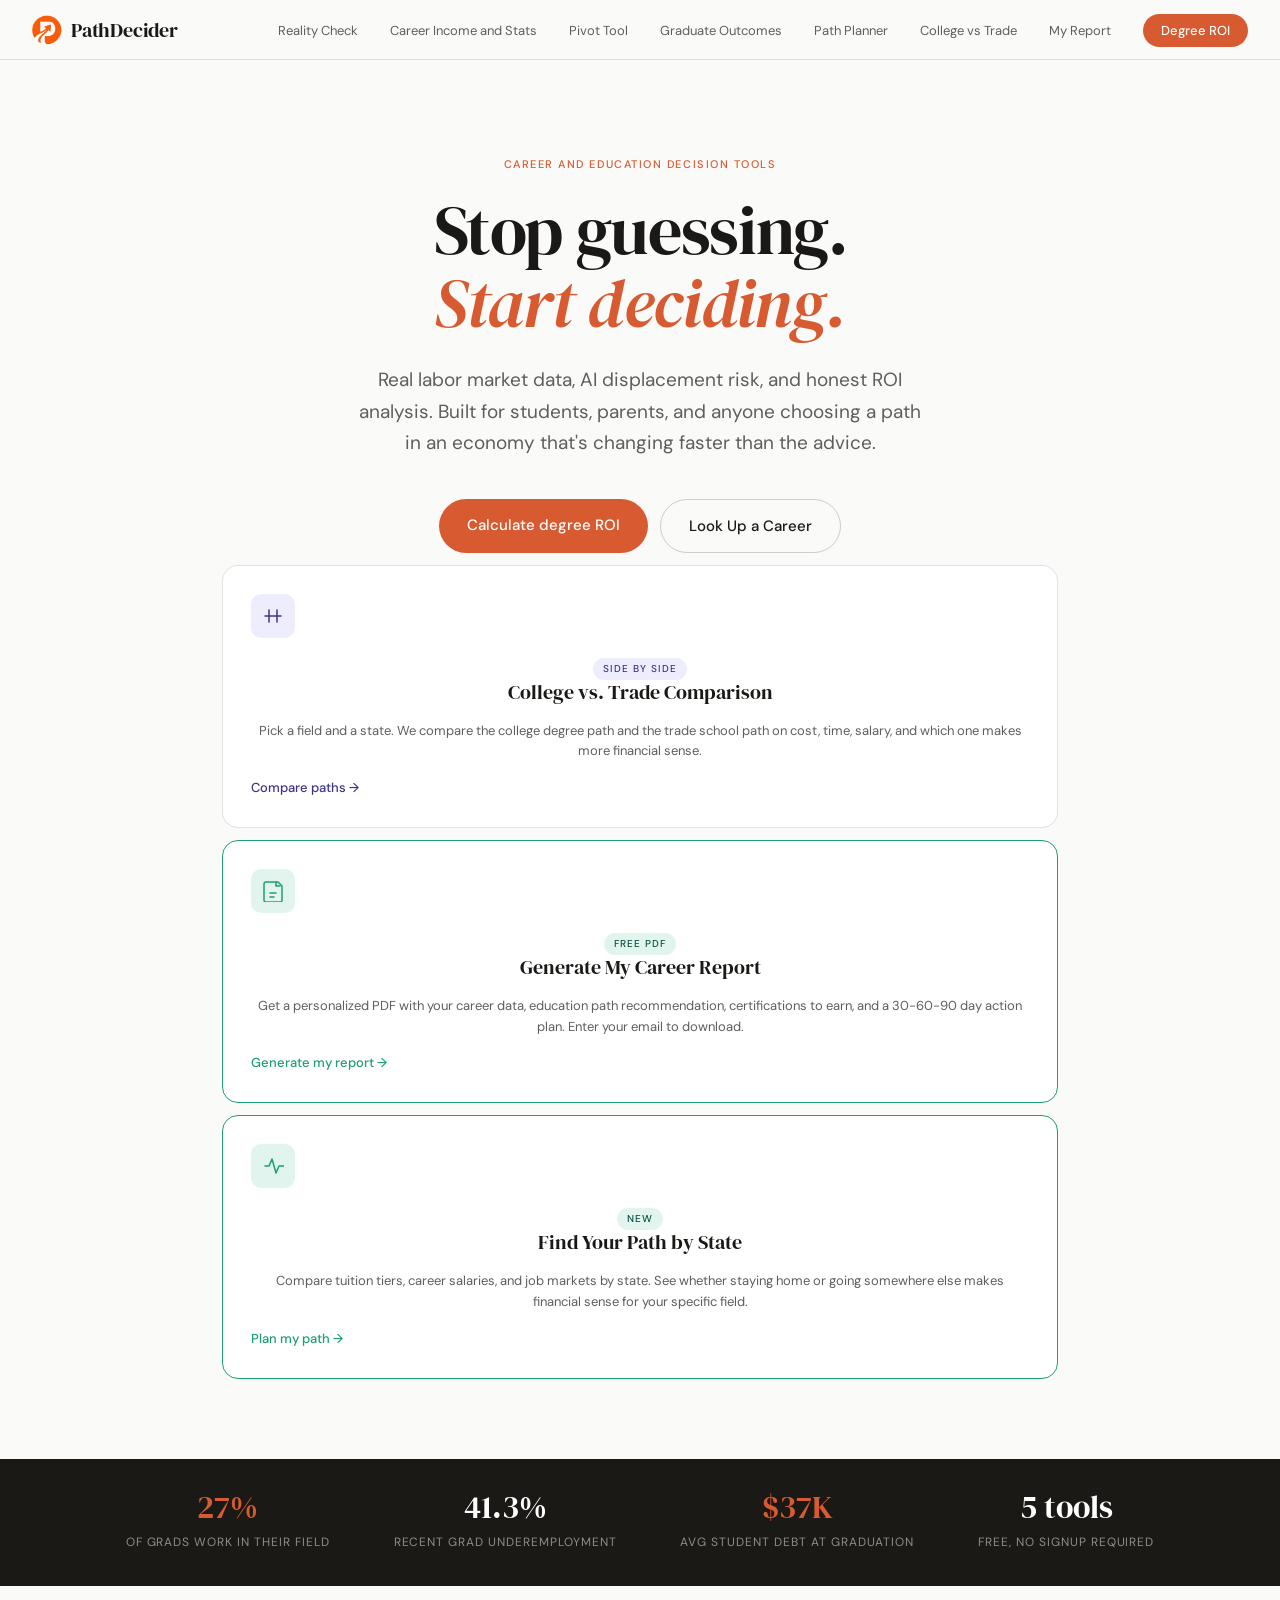
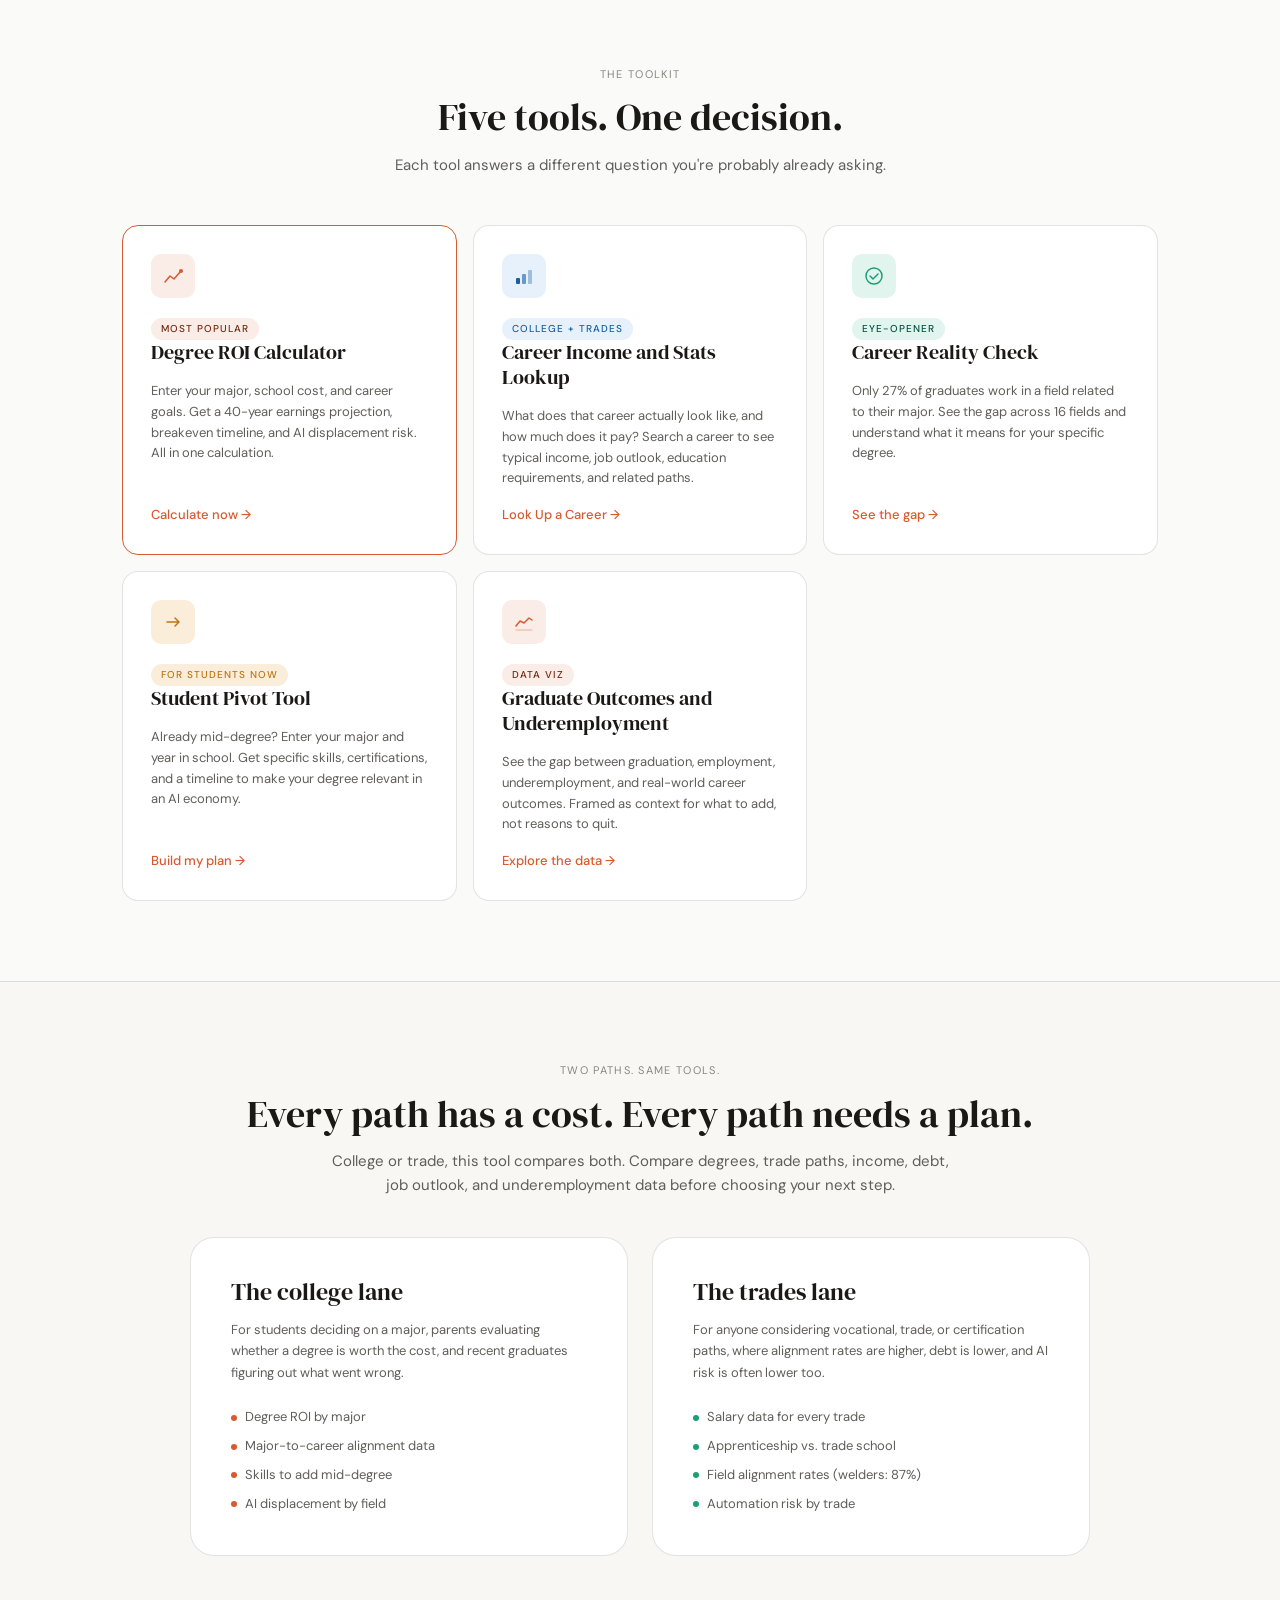
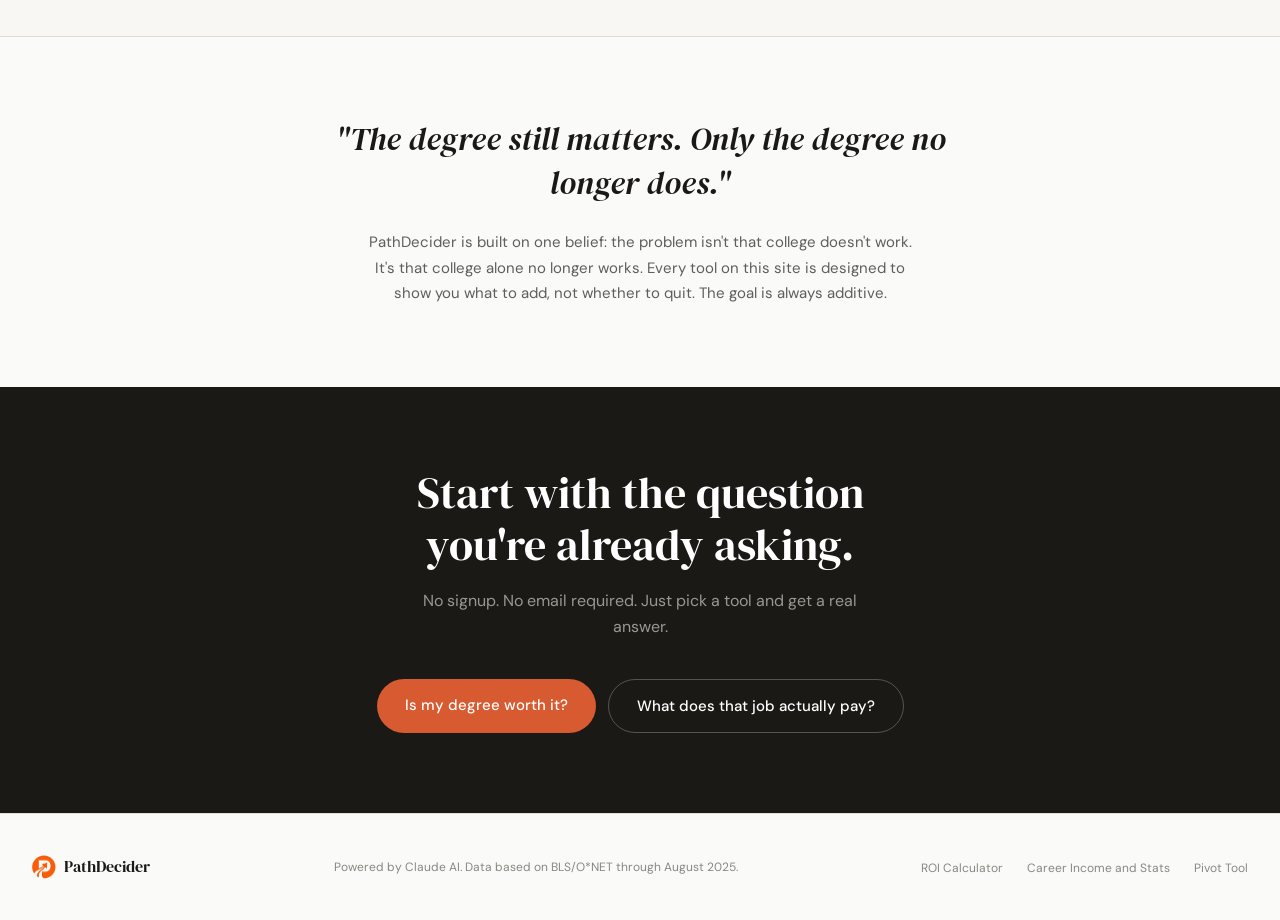
<file: index.html>
<!DOCTYPE html>
<html lang="en">
<head>
  <meta charset="UTF-8" />
  <meta name="viewport" content="width=device-width, initial-scale=1.0" />
  <title>PathDecider: Know what you're building toward</title>
  <meta name="description" content="Career and education decision tools powered by real labor market data. Degree ROI, career income, major pivots, and more." />
  <link rel="stylesheet" href="css/main.css" />
  <link rel="icon" type="image/png" href="PathDeciderIcon.png" />
</head>
<body>

<nav>
  <a href="index.html" class="nav-logo"><img src="PathDeciderIcon.png" alt="" /><span>PathDecider</span></a>
  <ul class="nav-links">
    <li><a href="tools/career-reality-check.html">Reality Check</a></li>
    <li><a href="tools/career-stats.html">Career Income and Stats</a></li>
    <li><a href="tools/student-pivot.html">Pivot Tool</a></li>
    <li><a href="tools/employment-crisis.html">Graduate Outcomes</a></li>
    <li><a href="tools/path-planner.html">Path Planner</a></li>
    <li><a href="tools/compare.html">College vs Trade</a></li>
    <li><a href="tools/report.html">My Report</a></li>
    <li><a href="tools/degree-roi.html" class="nav-cta">Degree ROI</a></li>
  </ul>
</nav>

<section class="hero">
  <p class="hero-kicker fade-up">Career and education decision tools</p>
  <h1 class="fade-up delay-1">Stop guessing.<br><em>Start deciding.</em></h1>
  <p class="hero-sub fade-up delay-2">Real labor market data, AI displacement risk, and honest ROI analysis. Built for students, parents, and anyone choosing a path in an economy that's changing faster than the advice.</p>
  <div class="hero-actions fade-up delay-3">
    <a href="tools/degree-roi.html" class="btn-primary">Calculate degree ROI</a>
    <a href="tools/career-stats.html" class="btn-secondary">Look Up a Career</a>

    <a href="tools/compare.html" class="tool-card">
      <div><div class="tool-icon" style="background:#EEEDFE;"><svg width="22" height="22" viewBox="0 0 22 22" fill="none"><path d="M7 5v12M15 5v12M3 11h16" stroke="#3C3489" stroke-width="1.5" stroke-linecap="round"/></svg></div></div>
      <div><span class="tool-tag" style="background:#EEEDFE;color:#3C3489;">Side by side</span><h3>College vs. Trade Comparison</h3></div>
      <p>Pick a field and a state. We compare the college degree path and the trade school path on cost, time, salary, and which one makes more financial sense.</p>
      <span class="tool-link" style="color:#3C3489;">Compare paths →</span>
    </a>

    <a href="tools/report.html" class="tool-card" style="border-color:var(--teal);border-width:1px;">
      <div><div class="tool-icon" style="background:#E1F5EE;"><svg width="22" height="22" viewBox="0 0 22 22" fill="none"><path d="M6 2h10l4 4v14a2 2 0 01-2 2H4a2 2 0 01-2-2V4a2 2 0 012-2z" stroke="#1D9E75" stroke-width="1.5"/><path d="M14 2v4h4M8 13h6M8 17h4" stroke="#1D9E75" stroke-width="1.5" stroke-linecap="round"/></svg></div></div>
      <div><span class="tool-tag tag-teal">Free PDF</span><h3>Generate My Career Report</h3></div>
      <p>Get a personalized PDF with your career data, education path recommendation, certifications to earn, and a 30-60-90 day action plan. Enter your email to download.</p>
      <span class="tool-link" style="color:#1D9E75;">Generate my report →</span>
    </a>


    <a href="tools/path-planner.html" class="tool-card featured" style="border-color:var(--teal);">
      <div><div class="tool-icon" style="background:#E1F5EE;"><svg width="22" height="22" viewBox="0 0 22 22" fill="none"><path d="M3 11h4l3-7 4 14 3-7h5" stroke="#1D9E75" stroke-width="1.5" stroke-linecap="round" stroke-linejoin="round"/></svg></div></div>
      <div><span class="tool-tag tag-teal">New</span><h3>Find Your Path by State</h3></div>
      <p>Compare tuition tiers, career salaries, and job markets by state. See whether staying home or going somewhere else makes financial sense for your specific field.</p>
      <span class="tool-link" style="color:#1D9E75;">Plan my path →</span>
    </a>

  </div>
</section>

<div class="stats-bar">
  <div class="stat-item fade-up"><span class="num coral">27%</span><span class="label">of grads work in their field</span></div>
  <div class="stat-item fade-up delay-1"><span class="num">41.3%</span><span class="label">recent grad underemployment</span></div>
  <div class="stat-item fade-up delay-2"><span class="num coral">$37K</span><span class="label">avg student debt at graduation</span></div>
  <div class="stat-item fade-up delay-3"><span class="num">5 tools</span><span class="label">free, no signup required</span></div>
</div>

<section class="tools-section">
  <div class="section-header">
    <p class="section-kicker">The toolkit</p>
    <h2 class="section-title">Five tools. One decision.</h2>
    <p class="section-sub">Each tool answers a different question you're probably already asking.</p>
  </div>
  <div class="tools-grid">

    <a href="tools/degree-roi.html" class="tool-card featured">
      <div><div class="tool-icon" style="background:#FAECE7;"><svg width="22" height="22" viewBox="0 0 22 22" fill="none"><path d="M3 17L8 11L12 14L19 6" stroke="#D85A30" stroke-width="1.5" stroke-linecap="round" stroke-linejoin="round"/><circle cx="19" cy="6" r="2" fill="#D85A30"/></svg></div></div>
      <div><span class="tool-tag tag-coral">Most popular</span><h3>Degree ROI Calculator</h3></div>
      <p>Enter your major, school cost, and career goals. Get a 40-year earnings projection, breakeven timeline, and AI displacement risk. All in one calculation.</p>
      <span class="tool-link">Calculate now →</span>
    </a>

    <a href="tools/career-stats.html" class="tool-card">
      <div class="tool-icon" style="background:#E6F1FB;"><svg width="22" height="22" viewBox="0 0 22 22" fill="none"><rect x="3" y="13" width="4" height="6" rx="1" fill="#185FA5"/><rect x="9" y="9" width="4" height="10" rx="1" fill="#185FA5" opacity=".6"/><rect x="15" y="5" width="4" height="14" rx="1" fill="#185FA5" opacity=".35"/></svg></div>
      <div><span class="tool-tag tag-blue">College + trades</span><h3>Career Income and Stats Lookup</h3></div>
      <p>What does that career actually look like, and how much does it pay? Search a career to see typical income, job outlook, education requirements, and related paths.</p>
      <span class="tool-link">Look Up a Career →</span>
    </a>

    <a href="tools/career-reality-check.html" class="tool-card">
      <div class="tool-icon" style="background:#E1F5EE;"><svg width="22" height="22" viewBox="0 0 22 22" fill="none"><circle cx="11" cy="11" r="8" stroke="#1D9E75" stroke-width="1.5"/><path d="M7 11l3 3 5-5" stroke="#1D9E75" stroke-width="1.5" stroke-linecap="round" stroke-linejoin="round"/></svg></div>
      <div><span class="tool-tag tag-teal">Eye-opener</span><h3>Career Reality Check</h3></div>
      <p>Only 27% of graduates work in a field related to their major. See the gap across 16 fields and understand what it means for your specific degree.</p>
      <span class="tool-link">See the gap →</span>
    </a>

    <a href="tools/student-pivot.html" class="tool-card">
      <div class="tool-icon" style="background:#FAEEDA;"><svg width="22" height="22" viewBox="0 0 22 22" fill="none"><path d="M5 11h12M13 7l4 4-4 4" stroke="#BA7517" stroke-width="1.5" stroke-linecap="round" stroke-linejoin="round"/></svg></div>
      <div><span class="tool-tag tag-amber">For students now</span><h3>Student Pivot Tool</h3></div>
      <p>Already mid-degree? Enter your major and year in school. Get specific skills, certifications, and a timeline to make your degree relevant in an AI economy.</p>
      <span class="tool-link">Build my plan →</span>
    </a>

    <a href="tools/employment-crisis.html" class="tool-card">
      <div class="tool-icon" style="background:#FAECE7;"><svg width="22" height="22" viewBox="0 0 22 22" fill="none"><path d="M3 15L7 10L11 12L16 7L19 9" stroke="#D85A30" stroke-width="1.5" stroke-linecap="round" stroke-linejoin="round"/><path d="M3 19h16" stroke="#D85A30" stroke-width="1" stroke-linecap="round" opacity=".4"/></svg></div>
      <div><span class="tool-tag tag-coral">Data viz</span><h3>Graduate Outcomes and Underemployment</h3></div>
      <p>See the gap between graduation, employment, underemployment, and real-world career outcomes. Framed as context for what to add, not reasons to quit.</p>
      <span class="tool-link">Explore the data →</span>
    </a>

  </div>
</section>

<section class="lanes-section">
  <div class="section-header" style="margin-bottom:2.5rem;">
    <p class="section-kicker">Two paths. Same tools.</p>
    <h2 class="section-title">Every path has a cost. Every path needs a plan.</h2>
    <p class="section-sub" style="max-width:620px;">College or trade, this tool compares both. Compare degrees, trade paths, income, debt, job outlook, and underemployment data before choosing your next step.</p>
  </div>
  <div class="lanes-inner">
    <div class="lane-card">
      <h3>The college lane</h3>
      <p>For students deciding on a major, parents evaluating whether a degree is worth the cost, and recent graduates figuring out what went wrong.</p>
      <ul class="lane-list">
        <li><span class="lane-dot" style="background:var(--coral);"></span>Degree ROI by major</li>
        <li><span class="lane-dot" style="background:var(--coral);"></span>Major-to-career alignment data</li>
        <li><span class="lane-dot" style="background:var(--coral);"></span>Skills to add mid-degree</li>
        <li><span class="lane-dot" style="background:var(--coral);"></span>AI displacement by field</li>
      </ul>
    </div>
    <div class="lane-card">
      <h3>The trades lane</h3>
      <p>For anyone considering vocational, trade, or certification paths, where alignment rates are higher, debt is lower, and AI risk is often lower too.</p>
      <ul class="lane-list">
        <li><span class="lane-dot" style="background:var(--teal);"></span>Salary data for every trade</li>
        <li><span class="lane-dot" style="background:var(--teal);"></span>Apprenticeship vs. trade school</li>
        <li><span class="lane-dot" style="background:var(--teal);"></span>Field alignment rates (welders: 87%)</li>
        <li><span class="lane-dot" style="background:var(--teal);"></span>Automation risk by trade</li>
      </ul>
    </div>
  </div>
</section>

<section class="philosophy-section">
  <blockquote>"The degree still matters. Only the degree no longer does."</blockquote>
  <p>PathDecider is built on one belief: the problem isn't that college doesn't work. It's that college alone no longer works. Every tool on this site is designed to show you what to add, not whether to quit. The goal is always additive.</p>
</section>

<section class="cta-section">
  <h2>Start with the question<br>you're already asking.</h2>
  <p>No signup. No email required. Just pick a tool and get a real answer.</p>
  <div style="display:flex;gap:12px;justify-content:center;flex-wrap:wrap;">
    <a href="tools/degree-roi.html" class="btn-primary">Is my degree worth it?</a>
    <a href="tools/career-stats.html" class="btn-secondary" style="color:#fff;border-color:rgba(255,255,255,0.25);">What does that job actually pay?</a>
  </div>
</section>

<footer>
  <span class="footer-logo"><img src="PathDeciderIcon.png" alt="" /><span>PathDecider</span></span>
  <span class="footer-note">Powered by Claude AI. Data based on BLS/O*NET through August 2025.</span>
  <ul class="footer-links">
    <li><a href="tools/degree-roi.html">ROI Calculator</a></li>
    <li><a href="tools/career-stats.html">Career Income and Stats</a></li>
    <li><a href="tools/student-pivot.html">Pivot Tool</a></li>
  </ul>
</footer>

</body>
</html>
</file>
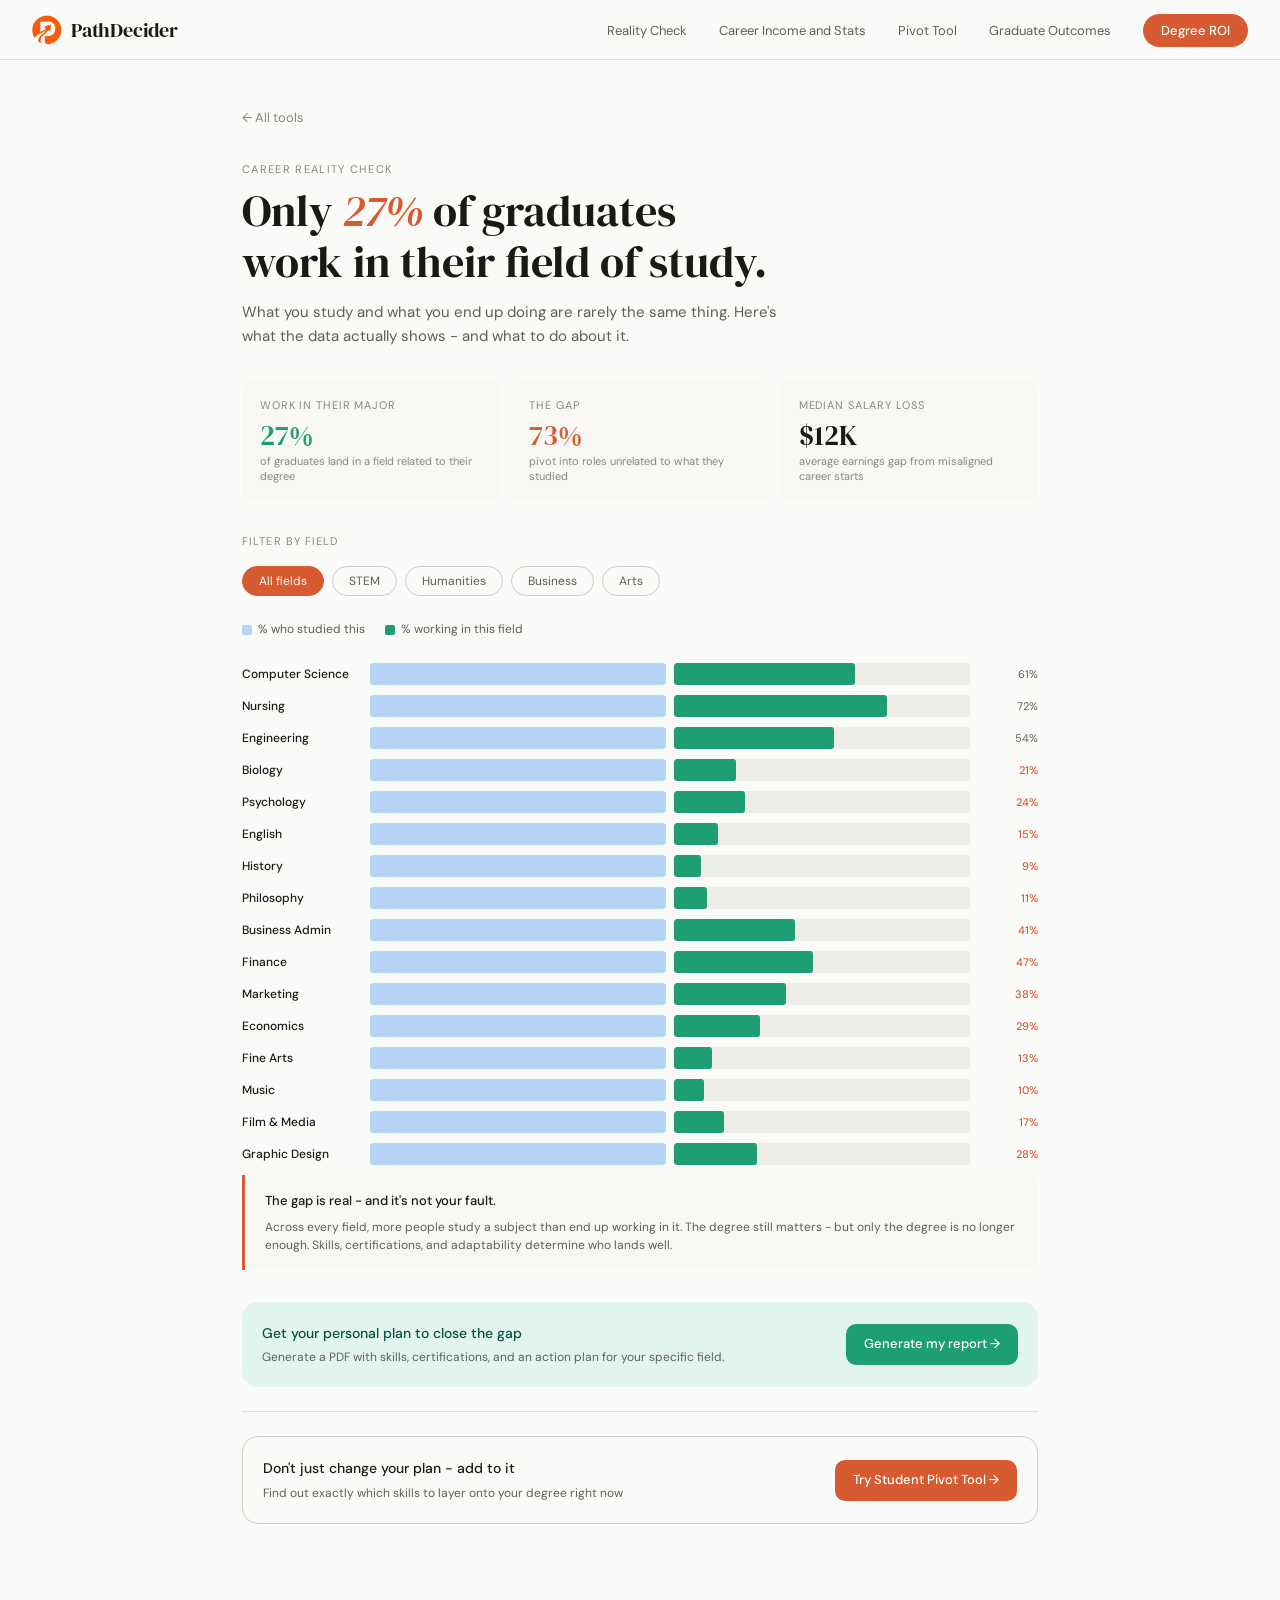
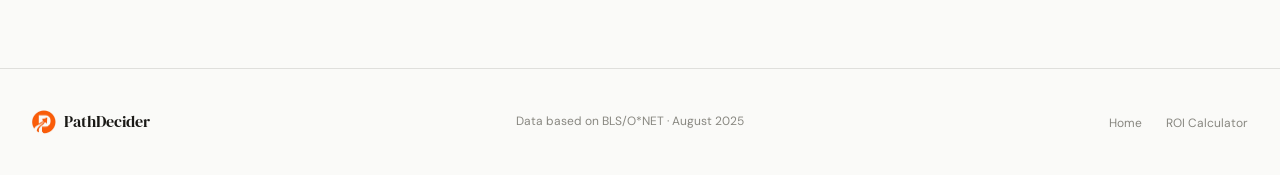
<file: tools/career-reality-check.html>
<!DOCTYPE html>
<html lang="en">
<head>
  <meta charset="UTF-8" />
  <meta name="viewport" content="width=device-width, initial-scale=1.0" />
  <title>Career Reality Check - PathDecider</title>
  <meta name="description" content="Only 27% of graduates work in a field related to their major. See the gap across 16 fields." />
  <link rel="stylesheet" href="../css/main.css" />
  <link rel="icon" type="image/png" href="../PathDeciderIcon.png" />
  <style>
    .crc-wrap{font-family:'DM Sans',sans-serif;color:var(--text);}
    .crc-kicker{font-size:11px;letter-spacing:.12em;text-transform:uppercase;color:var(--text-hint);margin-bottom:.5rem;}
    .crc-headline{font-family:'DM Serif Display',serif;font-size:clamp(26px,5vw,44px);font-weight:400;line-height:1.15;color:var(--text);margin-bottom:.75rem;}
    .crc-headline em{font-style:italic;color:#D85A30;}
    .crc-subhead{font-size:15px;color:var(--text-muted);line-height:1.65;margin-bottom:2rem;max-width:540px;}
    .stat-row{display:grid;grid-template-columns:repeat(3,1fr);gap:12px;margin-bottom:2rem;}
    .sc{background:var(--gray-50);border-radius:var(--radius);padding:1rem 1.125rem;}
    .sl{font-size:11px;text-transform:uppercase;letter-spacing:.08em;color:var(--text-hint);margin-bottom:.4rem;}
    .sv{font-family:'DM Serif Display',serif;font-size:28px;font-weight:400;line-height:1;margin-bottom:.3rem;}
    .sv.red{color:#D85A30;}.sv.green{color:#1D9E75;}.sv.neutral{color:var(--text);}
    .sn{font-size:11px;color:var(--text-hint);line-height:1.4;}
    .section-label{font-size:11px;text-transform:uppercase;letter-spacing:.1em;color:var(--text-hint);margin-bottom:1rem;}
    .filter-row{display:flex;gap:8px;flex-wrap:wrap;margin-bottom:1.5rem;}
    .filter-btn{font-family:'DM Sans',sans-serif;font-size:12px;padding:6px 16px;border-radius:100px;border:0.5px solid var(--border-med);background:transparent;color:var(--text-muted);cursor:pointer;transition:all .15s;}
    .filter-btn.active{background:#D85A30;border-color:#D85A30;color:#fff;}
    .legend{display:flex;gap:20px;margin-bottom:1.5rem;}
    .legend-item{display:flex;align-items:center;gap:6px;font-size:12px;color:var(--text-muted);}
    .legend-dot{width:10px;height:10px;border-radius:2px;flex-shrink:0;}
    .field-row{display:grid;grid-template-columns:120px 1fr 1fr 60px;gap:8px;align-items:center;margin-bottom:10px;}
    .field-name{color:var(--text);font-weight:500;font-size:12px;line-height:1.3;}
    .bar-wrap{position:relative;height:22px;background:var(--gray-100);border-radius:3px;overflow:hidden;}
    .bar-fill{height:100%;border-radius:3px;transition:width .6s cubic-bezier(.25,.46,.45,.94);}
    .bar-studied{background:#B5D4F4;}.bar-working{background:#1D9E75;}
    .bar-pct{font-size:11px;color:var(--text-muted);text-align:right;}
    .bar-pct.highlight{color:#D85A30;font-weight:500;}
    .gap-callout{background:var(--gray-50);border-left:3px solid #D85A30;border-radius:0 var(--radius) var(--radius) 0;padding:1rem 1.25rem;margin-bottom:2rem;}
    .gap-callout-title{font-size:13px;font-weight:500;color:var(--text);margin-bottom:.35rem;}
    .gap-callout-body{font-size:12px;color:var(--text-muted);line-height:1.5;}
    .pivot-cta{border:0.5px solid var(--border-med);border-radius:var(--radius-lg);padding:1.25rem;display:flex;align-items:center;justify-content:space-between;gap:1rem;}
    .pivot-cta-text p:first-child{font-size:14px;font-weight:500;margin-bottom:.25rem;}
    .pivot-cta-text p:last-child{font-size:12px;color:var(--text-muted);}
    .pivot-btn{font-family:'DM Sans',sans-serif;font-size:13px;font-weight:500;padding:10px 18px;background:#D85A30;color:#fff;border:none;border-radius:var(--radius);cursor:pointer;white-space:nowrap;flex-shrink:0;}
    .divider{border:none;border-top:0.5px solid var(--border);margin:1.5rem 0;}
    @media(max-width:480px){.stat-row{grid-template-columns:1fr 1fr;}.field-row{grid-template-columns:80px 1fr 1fr 44px;}.field-name{font-size:11px;}}
  </style>
</head>
<body class="tool-page">

<nav>
  <a href="../index.html" class="nav-logo"><img src="../PathDeciderIcon.png" alt="" /><span>PathDecider</span></a>
  <ul class="nav-links">
    <li><a href="career-reality-check.html">Reality Check</a></li>
    <li><a href="career-stats.html">Career Income and Stats</a></li>
    <li><a href="student-pivot.html">Pivot Tool</a></li>
    <li><a href="employment-crisis.html">Graduate Outcomes</a></li>
    <li><a href="degree-roi.html" class="nav-cta">Degree ROI</a></li>
  </ul>
</nav>

<div class="tool-body" style="max-width:860px;padding-top:3rem;">
  <a href="../index.html" class="back-link" style="font-size:13px;color:var(--text-hint);display:flex;align-items:center;gap:6px;margin-bottom:2rem;text-decoration:none;">← All tools</a>

  <div class="crc-wrap">
    <p class="crc-kicker">Career Reality Check</p>
    <h1 class="crc-headline">Only <em>27%</em> of graduates<br>work in their field of study.</h1>
    <p class="crc-subhead">What you study and what you end up doing are rarely the same thing. Here's what the data actually shows - and what to do about it.</p>

    <div class="stat-row">
      <div class="sc"><p class="sl">Work in their major</p><p class="sv green">27%</p><p class="sn">of graduates land in a field related to their degree</p></div>
      <div class="sc"><p class="sl">The gap</p><p class="sv red">73%</p><p class="sn">pivot into roles unrelated to what they studied</p></div>
      <div class="sc"><p class="sl">Median salary loss</p><p class="sv neutral">$12K</p><p class="sn">average earnings gap from misaligned career starts</p></div>
    </div>

    <p class="section-label">Filter by field</p>
    <div class="filter-row" id="filter-row">
      <button class="filter-btn active" data-filter="all">All fields</button>
      <button class="filter-btn" data-filter="stem">STEM</button>
      <button class="filter-btn" data-filter="humanities">Humanities</button>
      <button class="filter-btn" data-filter="business">Business</button>
      <button class="filter-btn" data-filter="arts">Arts</button>
    </div>

    <div class="legend">
      <span class="legend-item"><span class="legend-dot" style="background:#B5D4F4;"></span>% who studied this</span>
      <span class="legend-item"><span class="legend-dot" style="background:#1D9E75;"></span>% working in this field</span>
    </div>

    <div id="chart-area"></div>

    <div class="gap-callout">
      <p class="gap-callout-title" id="gap-title">The gap is real - and it's not your fault.</p>
      <p class="gap-callout-body" id="gap-body">Across every field, more people study a subject than end up working in it. The degree still matters - but only the degree is no longer enough. Skills, certifications, and adaptability determine who lands well.</p>
    </div>

    
    <div style="background:var(--teal-light);border-radius:var(--radius-lg);padding:1.25rem;display:flex;align-items:center;justify-content:space-between;gap:1rem;flex-wrap:wrap;margin-bottom:1.5rem;">
      <div>
        <p style="font-size:14px;font-weight:500;color:var(--teal-dark);margin-bottom:.25rem;">Get your personal plan to close the gap</p>
        <p style="font-size:12px;color:var(--text-muted);">Generate a PDF with skills, certifications, and an action plan for your specific field.</p>
      </div>
      <a href="report.html" style="font-family:'DM Sans',sans-serif;font-size:13px;font-weight:500;padding:10px 18px;background:#1D9E75;color:#fff;border-radius:10px;text-decoration:none;white-space:nowrap;flex-shrink:0;">Generate my report →</a>
    </div>
    <div class="divider"></div>

    <div class="pivot-cta">
      <div class="pivot-cta-text">
        <p>Don't just change your plan - add to it</p>
        <p>Find out exactly which skills to layer onto your degree right now</p>
      </div>
      <a href="student-pivot.html" class="pivot-btn">Try Student Pivot Tool →</a>
    </div>
  </div>
</div>

<footer style="margin-top:4rem;">
  <span class="footer-logo"><img src="../PathDeciderIcon.png" alt="" /><span>PathDecider</span></span>
  <span class="footer-note">Data based on BLS/O*NET · August 2025</span>
  <ul class="footer-links">
    <li><a href="../index.html">Home</a></li>
    <li><a href="degree-roi.html">ROI Calculator</a></li>
  </ul>
</footer>

<script>
const ALL_DATA=[{name:'Computer Science',cat:'stem',studied:100,working:61},{name:'Nursing',cat:'stem',studied:100,working:72},{name:'Engineering',cat:'stem',studied:100,working:54},{name:'Biology',cat:'stem',studied:100,working:21},{name:'Psychology',cat:'humanities',studied:100,working:24},{name:'English',cat:'humanities',studied:100,working:15},{name:'History',cat:'humanities',studied:100,working:9},{name:'Philosophy',cat:'humanities',studied:100,working:11},{name:'Business Admin',cat:'business',studied:100,working:41},{name:'Finance',cat:'business',studied:100,working:47},{name:'Marketing',cat:'business',studied:100,working:38},{name:'Economics',cat:'business',studied:100,working:29},{name:'Fine Arts',cat:'arts',studied:100,working:13},{name:'Music',cat:'arts',studied:100,working:10},{name:'Film & Media',cat:'arts',studied:100,working:17},{name:'Graphic Design',cat:'arts',studied:100,working:28}];
const GAP_TEXT={all:{title:"The gap is real - and it's not your fault.",body:"Across every field, more people study a subject than end up working in it. The degree still matters - but only the degree is no longer enough. Skills, certifications, and adaptability determine who lands well."},stem:{title:"Even STEM has a gap.",body:"STEM graduates fare better than average - but only in clinical and high-demand technical roles do most work in their field. Biology, chemistry, and math graduates pivot at alarming rates."},humanities:{title:"The humanities gap is the widest.",body:"Fewer than 1 in 6 humanities graduates works in their direct field. Build bridges: communication, data literacy, digital skills layered onto the critical thinking you're already developing."},business:{title:"Business: closer, but still a gap.",body:"Business graduates perform better than average, but nearly 6 in 10 still pivot. Finance and accounting graduates land most reliably; marketing and management face more variability."},arts:{title:"Arts graduates need to build parallel tracks.",body:"Arts fields have the lowest direct-field employment - but storytelling, visual communication, and creative problem-solving are increasingly valuable when paired with technical tools."}};
let currentFilter='all';
function getFiltered(f){return f==='all'?ALL_DATA:ALL_DATA.filter(d=>d.cat===f);}
function renderChart(filter){
  const data=getFiltered(filter);
  const area=document.getElementById('chart-area');
  area.innerHTML='';
  data.forEach(d=>{
    const gap=d.studied-d.working;
    const row=document.createElement('div');
    row.className='field-row';
    row.innerHTML=`<span class="field-name">${d.name}</span><div class="bar-wrap"><div class="bar-fill bar-studied" style="width:0%" data-target="${d.studied}%"></div></div><div class="bar-wrap"><div class="bar-fill bar-working" style="width:0%" data-target="${d.working}%"></div></div><span class="bar-pct ${gap>50?'highlight':''}">${d.working}%</span>`;
    area.appendChild(row);
    setTimeout(()=>{row.querySelectorAll('.bar-fill').forEach(b=>{b.style.width=b.dataset.target;});},50);
  });
  const g=GAP_TEXT[filter]||GAP_TEXT.all;
  document.getElementById('gap-title').textContent=g.title;
  document.getElementById('gap-body').innerHTML=g.body;
}
document.getElementById('filter-row').addEventListener('click',e=>{
  if(!e.target.classList.contains('filter-btn'))return;
  document.querySelectorAll('.filter-btn').forEach(b=>b.classList.remove('active'));
  e.target.classList.add('active');
  currentFilter=e.target.dataset.filter;
  renderChart(currentFilter);
});
renderChart('all');
</script>
</body>
</html>
</file>
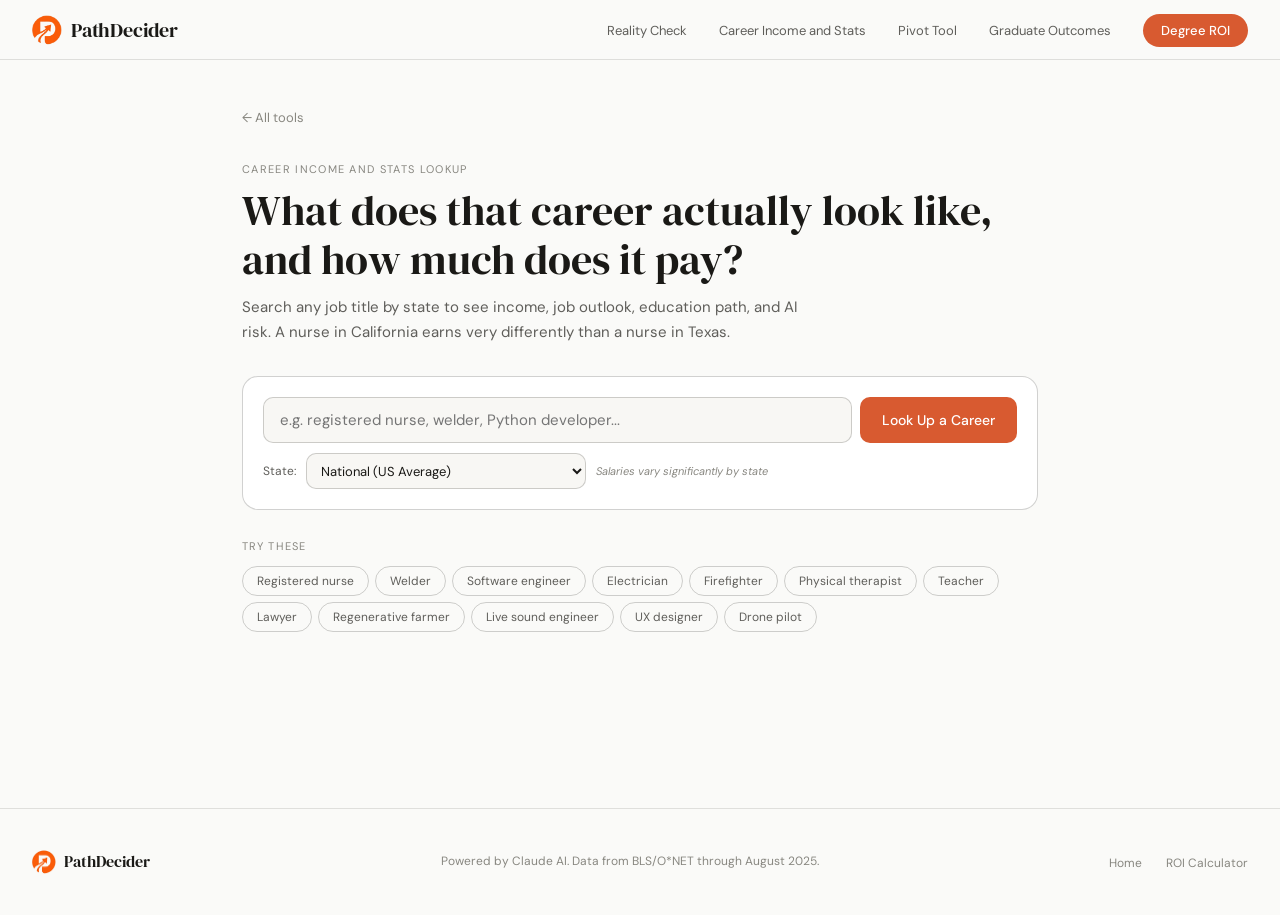
<file: tools/career-stats.html>
<!DOCTYPE html>
<html lang="en">
<head>
  <meta charset="UTF-8" />
  <meta name="viewport" content="width=device-width, initial-scale=1.0" />
  <title>Career Income and Stats Lookup | PathDecider</title>
  <meta name="description" content="Search any job title by state to see income, outlook, education path, and AI risk." />
  <link rel="stylesheet" href="../css/main.css" />
  <style>
    .search-wrap{background:#fff;border:0.5px solid var(--border-med);border-radius:var(--radius-lg);padding:1.25rem;margin-bottom:1.75rem;}
    .search-row{display:flex;gap:8px;margin-bottom:10px;}
    .search-row input{flex:1;font-family:'DM Sans',sans-serif;font-size:15px;padding:0 16px;height:46px;border:0.5px solid var(--border-med);border-radius:var(--radius);background:var(--gray-50);color:var(--text);outline:none;}
    .search-row input:focus{border-color:var(--coral);background:#fff;}
    .search-row button{font-family:'DM Sans',sans-serif;font-size:14px;font-weight:500;padding:0 22px;height:46px;background:#D85A30;color:#fff;border:none;border-radius:var(--radius);cursor:pointer;transition:opacity .15s;white-space:nowrap;}
    .search-row button:hover{opacity:.88;}
    .search-row button:disabled{background:#ccc;cursor:not-allowed;}
    .state-row{display:flex;align-items:center;gap:10px;flex-wrap:wrap;}
    .state-row label{font-size:12px;color:var(--text-muted);white-space:nowrap;}
    .state-row select{font-family:'DM Sans',sans-serif;font-size:13px;height:36px;padding:0 10px;border:0.5px solid var(--border-med);border-radius:var(--radius);background:var(--gray-50);color:var(--text);outline:none;cursor:pointer;flex:1;max-width:280px;}
    .state-row select:focus{border-color:var(--coral);}
    .state-hint{font-size:11px;color:var(--text-hint);font-style:italic;}

    .suggestions{display:flex;flex-wrap:wrap;gap:6px;margin-bottom:2rem;}
    .sug-pill{font-size:12px;padding:6px 14px;border:0.5px solid var(--border-med);border-radius:100px;background:transparent;color:var(--text-muted);cursor:pointer;font-family:'DM Sans',sans-serif;transition:background .15s;}
    .sug-pill:hover{background:var(--gray-100);}

    .loading-box{display:none;text-align:center;padding:3rem 1rem;}
    .loading-box.show{display:block;}
    .spinner{width:40px;height:40px;border:2px solid var(--gray-100);border-top-color:var(--coral);border-radius:50%;animation:spin .7s linear infinite;margin:0 auto 1rem;}
    @keyframes spin{to{transform:rotate(360deg);}}
    .loading-title{font-size:13px;font-weight:500;color:var(--text);margin-bottom:.35rem;}
    .loading-sub{font-size:12px;color:var(--text-muted);}

    .error-box{display:none;padding:1rem 1.25rem;background:#FAECE7;border-radius:var(--radius);border-left:3px solid var(--coral);font-size:13px;color:var(--coral-dark);margin-bottom:1rem;}
    .error-box.show{display:block;}

    .results{display:none;}.results.show{display:block;}

    /* STATE BADGE */
    .state-badge{display:inline-flex;align-items:center;gap:6px;font-size:12px;padding:4px 12px;background:var(--blue-light);color:var(--blue);border-radius:100px;margin-bottom:1rem;}
    .national-badge{background:var(--gray-100);color:var(--text-muted);}

    /* SALARY COMPARISON */
    .salary-compare{display:flex;align-items:center;gap:8px;margin-top:.5rem;font-size:12px;color:var(--text-muted);}
    .salary-diff{font-weight:500;}
    .salary-diff.above{color:#1D9E75;}
    .salary-diff.below{color:#D85A30;}

    .career-title-row{display:flex;align-items:baseline;gap:12px;margin-bottom:.25rem;flex-wrap:wrap;}
    .career-name{font-family:'DM Serif Display',serif;font-size:26px;font-weight:400;}
    .career-type{font-size:11px;padding:4px 12px;border-radius:100px;font-weight:500;}
    .career-type.college{background:#E6F1FB;color:#0C447C;}
    .career-type.trade{background:#E1F5EE;color:#085041;}
    .career-type.both{background:#EEEDFE;color:#3C3489;}
    .career-type.license{background:#FAEEDA;color:#854F0B;}
    .career-desc{font-size:13px;color:var(--text-muted);margin-bottom:1.5rem;line-height:1.6;}

    .stat-grid{display:grid;grid-template-columns:repeat(auto-fit,minmax(130px,1fr));gap:10px;margin-bottom:1.5rem;}
    .sc{background:var(--gray-50);border-radius:var(--radius);padding:.875rem 1rem;}
    .sl{font-size:11px;text-transform:uppercase;letter-spacing:.08em;color:var(--text-hint);margin-bottom:.4rem;}
    .sv{font-family:'DM Serif Display',serif;font-size:22px;font-weight:400;line-height:1;margin-bottom:.2rem;}
    .sv.green{color:#1D9E75;}.sv.amber{color:#BA7517;}.sv.red{color:#D85A30;}.sv.blue{color:#185FA5;}
    .sn{font-size:11px;color:var(--text-hint);line-height:1.4;}

    .section-title{font-size:11px;text-transform:uppercase;letter-spacing:.1em;color:var(--text-hint);margin-bottom:.75rem;}

    /* METRO TAGS */
    .metro-tags{display:flex;flex-wrap:wrap;gap:6px;margin-bottom:1.5rem;}
    .metro-tag{font-size:12px;padding:5px 12px;background:var(--blue-light);color:var(--blue);border-radius:100px;}
    .metro-note{font-size:12px;color:var(--text-muted);margin-top:.5rem;line-height:1.5;}

    .path-grid{display:grid;grid-template-columns:repeat(auto-fit,minmax(160px,1fr));gap:10px;margin-bottom:1.5rem;}
    .path-card{border:0.5px solid var(--border);border-radius:var(--radius-lg);padding:1rem;}
    .path-pct{font-family:'DM Serif Display',serif;font-size:26px;margin-bottom:.25rem;}
    .path-label{font-size:12px;font-weight:500;color:var(--text);margin-bottom:.2rem;}
    .path-note{font-size:11px;color:var(--text-muted);line-height:1.4;}

    .bar-section{margin-bottom:1.5rem;}
    .bar-row-outer{margin-bottom:8px;}
    .bar-label-row{display:flex;justify-content:space-between;font-size:12px;color:var(--text-muted);margin-bottom:3px;}
    .bar-track{height:8px;background:var(--gray-100);border-radius:4px;overflow:hidden;}
    .bar-inner{height:100%;border-radius:4px;transition:width .7s cubic-bezier(.25,.46,.45,.94);}

    .ai-block{border-left:3px solid var(--border);padding:1rem 1.25rem;margin-bottom:1.5rem;border-radius:0 var(--radius-lg) var(--radius-lg) 0;background:var(--gray-50);}
    .ai-block.low{border-left-color:#1D9E75;}.ai-block.medium{border-left-color:#BA7517;}.ai-block.high{border-left-color:#D85A30;}
    .ai-block-title{font-size:13px;font-weight:500;margin-bottom:.35rem;}
    .ai-block-body{font-size:12px;color:var(--text-muted);line-height:1.5;margin-bottom:1rem;}

    .landor-bars{display:flex;flex-direction:column;gap:8px;margin-bottom:1rem;}
    .lbar{display:grid;grid-template-columns:140px 1fr 40px;gap:8px;align-items:center;}
    .lbar-lbl{font-size:11px;color:var(--text-muted);}
    .lbar-track{height:6px;background:var(--gray-100);border-radius:3px;overflow:hidden;}
    .lbar-fill{height:100%;border-radius:3px;transition:width .8s cubic-bezier(.25,.46,.45,.94);width:0%;}
    .lbar-val{font-size:11px;color:var(--text-hint);text-align:right;}

    .tasks-row{display:grid;grid-template-columns:1fr 1fr;gap:12px;margin-bottom:.5rem;}
    .tasks-col-title{font-size:11px;text-transform:uppercase;letter-spacing:.08em;margin-bottom:.5rem;}
    .tasks-col-title.risk{color:#D85A30;}.tasks-col-title.safe{color:#1D9E75;}
    .task-tag{font-size:11px;padding:4px 10px;border-radius:100px;display:inline-block;margin:2px 2px 2px 0;}
    .task-tag.risk{background:#FAECE7;color:#712B13;}.task-tag.safe{background:#E1F5EE;color:#085041;}

    .master-note{font-size:12px;color:var(--text-muted);padding:.625rem .875rem;background:var(--gray-100);border-radius:var(--radius);margin-top:.5rem;}
    .master-note strong{color:var(--text);}
    .landors-link{font-size:12px;color:var(--text-hint);display:flex;align-items:center;gap:6px;margin-top:.75rem;}
    .landors-link a{color:var(--coral);text-decoration:none;}
    .landors-link a:hover{text-decoration:underline;}

    .divider{border:none;border-top:0.5px solid var(--border);margin:1.5rem 0;}
    .related-row{display:flex;flex-wrap:wrap;gap:8px;margin-bottom:1.5rem;}
    .related-pill{font-size:12px;padding:6px 14px;border:0.5px solid var(--border-med);border-radius:100px;background:transparent;color:var(--text-muted);cursor:pointer;font-family:'DM Sans',sans-serif;transition:background .15s;}
    .related-pill:hover{background:var(--gray-100);}
    .cta-row{display:flex;align-items:center;justify-content:space-between;gap:1rem;flex-wrap:wrap;}
    .cta-text p:first-child{font-size:14px;font-weight:500;margin-bottom:.2rem;}
    .cta-text p:last-child{font-size:12px;color:var(--text-muted);}
    .cta-btn{font-family:'DM Sans',sans-serif;font-size:13px;font-weight:500;padding:10px 16px;border:0.5px solid var(--border-med);border-radius:var(--radius);background:transparent;color:var(--text);text-decoration:none;display:inline-block;white-space:nowrap;}

    @media(max-width:560px){
      .tasks-row{grid-template-columns:1fr;}
      .lbar{grid-template-columns:100px 1fr 36px;}
      .search-row{flex-direction:column;}
      .search-row button{width:100%;}
    }
  </style>
</head>
<body class="tool-page">
<nav>
  <a href="../index.html" class="nav-logo"><img src="../PathDeciderIcon.png" alt="" /><span>PathDecider</span></a>
  <ul class="nav-links">
    <li><a href="career-reality-check.html">Reality Check</a></li>
    <li><a href="career-stats.html">Career Income and Stats</a></li>
    <li><a href="student-pivot.html">Pivot Tool</a></li>
    <li><a href="employment-crisis.html">Graduate Outcomes</a></li>
    <li><a href="degree-roi.html" class="nav-cta">Degree ROI</a></li>
  </ul>
</nav>

<div class="tool-body" style="max-width:860px;padding-top:3rem;">
  <a href="../index.html" style="font-size:13px;color:var(--text-hint);display:flex;align-items:center;gap:6px;margin-bottom:2rem;text-decoration:none;">← All tools</a>
  <p style="font-size:11px;letter-spacing:.12em;text-transform:uppercase;color:var(--text-hint);margin-bottom:.5rem;">Career Income and Stats Lookup</p>
  <h1 style="font-family:'DM Serif Display',serif;font-size:clamp(24px,4.5vw,42px);font-weight:400;line-height:1.15;margin-bottom:.75rem;">What does that career actually look like,<br>and how much does it pay?</h1>
  <p style="font-size:15px;color:var(--text-muted);line-height:1.65;margin-bottom:2rem;max-width:560px;">Search any job title by state to see income, job outlook, education path, and AI risk. A nurse in California earns very differently than a nurse in Texas.</p>

  <div class="search-wrap">
    <div class="search-row">
      <input type="text" id="career-input" placeholder="e.g. registered nurse, welder, Python developer..." />
      <button id="search-btn" onclick="doSearch()">Look Up a Career</button>
    </div>
    <div class="state-row">
      <label for="state-select">State:</label>
      <select id="state-select">
        <option value="National (US Average)">National (US Average)</option>
        <option value="Alabama">Alabama</option>
        <option value="Alaska">Alaska</option>
        <option value="Arizona">Arizona</option>
        <option value="Arkansas">Arkansas</option>
        <option value="California">California</option>
        <option value="Colorado">Colorado</option>
        <option value="Connecticut">Connecticut</option>
        <option value="Delaware">Delaware</option>
        <option value="Florida">Florida</option>
        <option value="Georgia">Georgia</option>
        <option value="Hawaii">Hawaii</option>
        <option value="Idaho">Idaho</option>
        <option value="Illinois">Illinois</option>
        <option value="Indiana">Indiana</option>
        <option value="Iowa">Iowa</option>
        <option value="Kansas">Kansas</option>
        <option value="Kentucky">Kentucky</option>
        <option value="Louisiana">Louisiana</option>
        <option value="Maine">Maine</option>
        <option value="Maryland">Maryland</option>
        <option value="Massachusetts">Massachusetts</option>
        <option value="Michigan">Michigan</option>
        <option value="Minnesota">Minnesota</option>
        <option value="Mississippi">Mississippi</option>
        <option value="Missouri">Missouri</option>
        <option value="Montana">Montana</option>
        <option value="Nebraska">Nebraska</option>
        <option value="Nevada">Nevada</option>
        <option value="New Hampshire">New Hampshire</option>
        <option value="New Jersey">New Jersey</option>
        <option value="New Mexico">New Mexico</option>
        <option value="New York">New York</option>
        <option value="North Carolina">North Carolina</option>
        <option value="North Dakota">North Dakota</option>
        <option value="Ohio">Ohio</option>
        <option value="Oklahoma">Oklahoma</option>
        <option value="Oregon">Oregon</option>
        <option value="Pennsylvania">Pennsylvania</option>
        <option value="Rhode Island">Rhode Island</option>
        <option value="South Carolina">South Carolina</option>
        <option value="South Dakota">South Dakota</option>
        <option value="Tennessee">Tennessee</option>
        <option value="Texas">Texas</option>
        <option value="Utah">Utah</option>
        <option value="Vermont">Vermont</option>
        <option value="Virginia">Virginia</option>
        <option value="Washington">Washington</option>
        <option value="West Virginia">West Virginia</option>
        <option value="Wisconsin">Wisconsin</option>
        <option value="Wyoming">Wyoming</option>
      </select>
      <span class="state-hint">Salaries vary significantly by state</span>
    </div>
  </div>

  <p style="font-size:11px;text-transform:uppercase;letter-spacing:.1em;color:var(--text-hint);margin-bottom:.625rem;">Try these</p>
  <div class="suggestions">
    <button class="sug-pill" onclick="quickSearch('registered nurse')">Registered nurse</button>
    <button class="sug-pill" onclick="quickSearch('welder')">Welder</button>
    <button class="sug-pill" onclick="quickSearch('software engineer')">Software engineer</button>
    <button class="sug-pill" onclick="quickSearch('electrician')">Electrician</button>
    <button class="sug-pill" onclick="quickSearch('firefighter')">Firefighter</button>
    <button class="sug-pill" onclick="quickSearch('physical therapist')">Physical therapist</button>
    <button class="sug-pill" onclick="quickSearch('teacher')">Teacher</button>
    <button class="sug-pill" onclick="quickSearch('lawyer')">Lawyer</button>
    <button class="sug-pill" onclick="quickSearch('regenerative farmer')">Regenerative farmer</button>
    <button class="sug-pill" onclick="quickSearch('live sound engineer')">Live sound engineer</button>
    <button class="sug-pill" onclick="quickSearch('UX designer')">UX designer</button>
    <button class="sug-pill" onclick="quickSearch('drone pilot')">Drone pilot</button>
  </div>

  <div class="error-box" id="error-box"></div>
  <div class="loading-box" id="loading-box">
    <div class="spinner"></div>
    <p class="loading-title" id="loading-title">Looking up career data...</p>
    <p class="loading-sub" id="loading-sub">Pulling salary, outlook, and AI risk data...</p>
  </div>
  <div class="results" id="results-panel"></div>
</div>

<footer style="margin-top:4rem;">
  <span class="footer-logo"><img src="../PathDeciderIcon.png" alt="" /><span>PathDecider</span></span>
  <span class="footer-note">Powered by Claude AI. Data from BLS/O*NET through August 2025.</span>
  <ul class="footer-links"><li><a href="../index.html">Home</a></li><li><a href="degree-roi.html">ROI Calculator</a></li></ul>
</footer>

<script>
const LOADING_MSGS = [
  ['Pulling salary data...', 'BLS Occupational Employment Statistics'],
  ['Checking state job market...', 'Regional employment and wage data'],
  ['Analyzing AI risk...', 'Cross-referencing Brookings and O*NET data'],
  ['Mapping entry paths...', 'Education and training requirements'],
  ['Calculating displacement...', 'Landors Curve index for this career'],
];

let loadingInterval;

function startLoading(state) {
  const isState = state && state !== 'National (US Average)';
  document.getElementById('loading-box').classList.add('show');
  document.getElementById('error-box').classList.remove('show');
  document.getElementById('results-panel').classList.remove('show');
  document.getElementById('search-btn').disabled = true;
  let i = 0;
  const msgs = isState
    ? [
        ['Pulling ' + state + ' salary data...', 'BLS state occupational employment statistics'],
        ['Checking job market in ' + state + '...', 'Regional demand and top metro areas'],
        ['Analyzing AI risk...', 'Cross-referencing Brookings and O*NET data'],
        ['Comparing to national average...', 'Cost of living and wage context'],
        ['Almost there...', 'Putting it all together'],
      ]
    : LOADING_MSGS;
  loadingInterval = setInterval(() => {
    if (i < msgs.length) {
      document.getElementById('loading-title').textContent = msgs[i][0];
      document.getElementById('loading-sub').textContent = msgs[i][1];
      i++;
    }
  }, 1400);
}

function stopLoading() {
  clearInterval(loadingInterval);
  document.getElementById('loading-box').classList.remove('show');
  document.getElementById('search-btn').disabled = false;
}

function showError(msg) {
  const box = document.getElementById('error-box');
  box.textContent = msg;
  box.classList.add('show');
}

function aiColor(risk) {
  return risk === 'low' ? '#1D9E75' : risk === 'medium' ? '#BA7517' : '#D85A30';
}

function salaryDiff(stateMedian, nationalMedian) {
  if (!stateMedian || !nationalMedian) return '';
  const parse = s => parseInt(s.replace(/[$,]/g, ''));
  const sm = parse(stateMedian);
  const nm = parse(nationalMedian);
  if (isNaN(sm) || isNaN(nm) || sm === nm) return '';
  const diff = sm - nm;
  const pct = Math.round(Math.abs(diff) / nm * 100);
  const dir = diff > 0 ? 'above' : 'below';
  const sign = diff > 0 ? '+' : '-';
  return `<span class="salary-diff ${dir}">${sign}${pct}% vs national average (${nationalMedian})</span>`;
}

function render(r) {
  const panel = document.getElementById('results-panel');
  const isState = r.state && r.state !== 'National (US Average)';
  const growthColor = (r.jobGrowth || '').startsWith('-') ? 'red' : parseInt(r.jobGrowth) > 5 ? 'green' : 'blue';
  const alignColor = r.fieldAlignment >= 70 ? 'green' : r.fieldAlignment >= 40 ? 'amber' : 'red';
  const riskClass = r.aiRisk || 'medium';
  const diff = isState ? salaryDiff(r.salaryMedian, r.nationalMedian) : '';

  panel.innerHTML = `
    ${isState ? `<div class="state-badge">
      <svg width="12" height="12" viewBox="0 0 12 12" fill="none"><path d="M6 1C3.79 1 2 2.79 2 5c0 3 4 6 4 6s4-3 4-6c0-2.21-1.79-4-4-4z" fill="#185FA5"/><circle cx="6" cy="5" r="1.5" fill="white"/></svg>
      ${r.state}
    </div>` : `<div class="state-badge national-badge">National US Average</div>`}

    <div class="career-title-row">
      <span class="career-name">${r.career || 'Career'}</span>
      <span class="career-type ${r.pathType || 'both'}">${r.pathTypeLabel || ''}</span>
    </div>
    <p class="career-desc">${r.description || ''}</p>

    <div class="stat-grid">
      <div class="sc">
        <p class="sl">${isState ? r.state + ' median' : 'US median salary'}</p>
        <p class="sv green">${r.salaryMedian || 'N/A'}</p>
        <p class="sn">annually (BLS 2023)</p>
        ${diff ? `<div class="salary-compare">${diff}</div>` : ''}
      </div>
      <div class="sc"><p class="sl">Job growth</p><p class="sv ${growthColor}">${r.jobGrowth || 'N/A'}</p><p class="sn">${r.growthNote || ''}</p></div>
      <div class="sc"><p class="sl">${isState ? r.state + ' workers' : 'US workers'}</p><p class="sv blue">${isState && r.stateWorkers ? r.stateWorkers : r.usWorkers || 'N/A'}</p><p class="sn">currently employed</p></div>
      <div class="sc"><p class="sl">Field alignment</p><p class="sv ${alignColor}">${r.fieldAlignment || 0}%</p><p class="sn">${r.fieldAlignmentNote || ''}</p></div>
    </div>

    <p class="section-title">Salary range${isState ? ' in ' + r.state : ''}</p>
    <div class="bar-section">
      <div class="bar-row-outer"><div class="bar-label-row"><span>Entry level</span><span>${r.salaryEntry || ''}</span></div><div class="bar-track"><div class="bar-inner" id="bar-entry" style="width:0%;background:#B5D4F4;"></div></div></div>
      <div class="bar-row-outer"><div class="bar-label-row"><span>Median</span><span>${r.salaryMedian || ''}</span></div><div class="bar-track"><div class="bar-inner" id="bar-median" style="width:0%;background:#1D9E75;"></div></div></div>
      <div class="bar-row-outer"><div class="bar-label-row"><span>Top 10%</span><span>${r.salaryTop || ''}</span></div><div class="bar-track"><div class="bar-inner" id="bar-top" style="width:0%;background:#D85A30;"></div></div></div>
    </div>

    ${isState && r.costOfLivingNote ? `
    <div style="font-size:12px;color:var(--text-muted);padding:.625rem .875rem;background:var(--gray-50);border-radius:var(--radius);margin-bottom:1.5rem;line-height:1.5;">
      <strong style="color:var(--text);">Cost of living context:</strong> ${r.costOfLivingNote}
    </div>` : ''}

    ${(r.topMetros || []).length > 0 ? `
    <p class="section-title">${isState ? 'Top areas in ' + r.state : 'Top US metros'} for this career</p>
    <div class="metro-tags">${r.topMetros.map(m => `<span class="metro-tag">${m}</span>`).join('')}</div>
    ${r.topMetrosNote ? `<p class="metro-note">${r.topMetrosNote}</p>` : ''}
    <div style="margin-bottom:1.5rem;"></div>` : ''}

    <p class="section-title">How people get into this field</p>
    <div class="path-grid">${(r.entryPaths || []).map(p => `
      <div class="path-card">
        <p class="path-pct" style="color:${p.color};">${p.pct}</p>
        <p class="path-label">${p.label}</p>
        <p class="path-note">${p.note}</p>
      </div>`).join('')}
    </div>

    <p class="section-title">AI and automation risk</p>
    <div class="ai-block ${riskClass}">
      <p class="ai-block-title" style="color:${aiColor(riskClass)};">${r.aiTitle || ''}</p>
      <p class="ai-block-body">${r.aiBody || ''}</p>
      <div class="landor-bars">
        <div class="lbar"><span class="lbar-lbl">Historical change speed</span><div class="lbar-track"><div class="lbar-fill" id="lb1" style="background:#185FA5;"></div></div><span class="lbar-val">${r.historicalSpeed || 0}%</span></div>
        <div class="lbar"><span class="lbar-lbl">AI speed right now</span><div class="lbar-track"><div class="lbar-fill" id="lb2" style="background:#D85A30;"></div></div><span class="lbar-val">${r.currentAISpeed || 0}%</span></div>
        <div class="lbar"><span class="lbar-lbl">Adaptation difficulty</span><div class="lbar-track"><div class="lbar-fill" id="lb3" style="background:#BA7517;"></div></div><span class="lbar-val">${r.adaptationDifficulty || 0}%</span></div>
      </div>
      <div class="tasks-row">
        <div>
          <p class="tasks-col-title risk">Tasks being automated</p>
          <div>${(r.tasksAtRisk || []).map(t => `<span class="task-tag risk">${t}</span>`).join('')}</div>
        </div>
        <div>
          <p class="tasks-col-title safe">Tasks that remain human</p>
          <div>${(r.tasksSurvive || []).map(t => `<span class="task-tag safe">${t}</span>`).join('')}</div>
        </div>
      </div>
      ${r.masterOrOperatorNote ? `<div class="master-note"><strong>${r.masterOrOperator || 'Path'}:</strong> ${r.masterOrOperatorNote}</div>` : ''}
      <div class="landors-link">Want a full displacement analysis? <a href="https://www.landorscurve.com" target="_blank">Run it on Landors Curve →</a></div>
    </div>

    ${(r.relatedCareers || []).length > 0 ? `
    <p class="section-title">Related careers to explore</p>
    <div class="related-row">${r.relatedCareers.map(c => `<button class="related-pill" onclick="quickSearch('${c}')">${c}</button>`).join('')}</div>` : ''}


    <div class="divider"></div>
    <div style="background:var(--teal-light);border-radius:var(--radius-lg);padding:1.25rem;display:flex;align-items:center;justify-content:space-between;gap:1rem;flex-wrap:wrap;margin-bottom:1.5rem;">
      <div>
        <p style="font-size:14px;font-weight:500;color:var(--teal-dark);margin-bottom:.25rem;">Turn this into your personal career report</p>
        <p style="font-size:12px;color:var(--text-muted);">Get a PDF with salary data, education path, certifications, and a 30-60-90 day action plan.</p>
      </div>
      <a id="report-link" href="../tools/report.html" style="font-family:'DM Sans',sans-serif;font-size:13px;font-weight:500;padding:10px 18px;background:#1D9E75;color:#fff;border-radius:var(--radius);text-decoration:none;white-space:nowrap;flex-shrink:0;">Generate my report →</a>
    </div>
    <div class="divider"></div>
    <div class="cta-row">
      <div class="cta-text"><p>Want a full pivot plan?</p><p>See what skills to add based on your major</p></div>
      <a href="student-pivot.html" class="cta-btn">Student Pivot Tool →</a>
    </div>
  `;

  panel.classList.add('show');

  setTimeout(() => {
    const top = r.salaryChartTop || 100;
    document.getElementById('bar-entry').style.width = Math.round(((r.salaryChartEntry || 0) / top) * 100) + '%';
    document.getElementById('bar-median').style.width = Math.round(((r.salaryChartMedian || 0) / top) * 100) + '%';
    document.getElementById('bar-top').style.width = '100%';
  }, 100);

  setTimeout(() => {
    document.getElementById('lb1').style.width = (r.historicalSpeed || 0) + '%';
    document.getElementById('lb2').style.width = (r.currentAISpeed || 0) + '%';
    document.getElementById('lb3').style.width = (r.adaptationDifficulty || 0) + '%';
  }, 300);

  panel.scrollIntoView({ behavior: 'smooth', block: 'nearest' });
}

async function doSearch() {
  const career = document.getElementById('career-input').value.trim();
  const state = document.getElementById('state-select').value;
  if (!career) return;

  startLoading(state);

  try {
    const res = await fetch('/api/career', {
      method: 'POST',
      headers: { 'Content-Type': 'application/json' },
      body: JSON.stringify({ career, state })
    });

    stopLoading();

    if (!res.ok) {
      const err = await res.json();
      showError(err.error || 'Something went wrong. Please try again.');
      return;
    }

    const data = await res.json();
    render(data);
  } catch (err) {
    stopLoading();
    showError('Could not reach the server. Please check your connection and try again.');
  }
}

function quickSearch(term) {
  document.getElementById('career-input').value = term;
  doSearch();
}

document.getElementById('career-input').addEventListener('keydown', e => {
  if (e.key === 'Enter') doSearch();
});
</script>
</body>
</html>
</file>
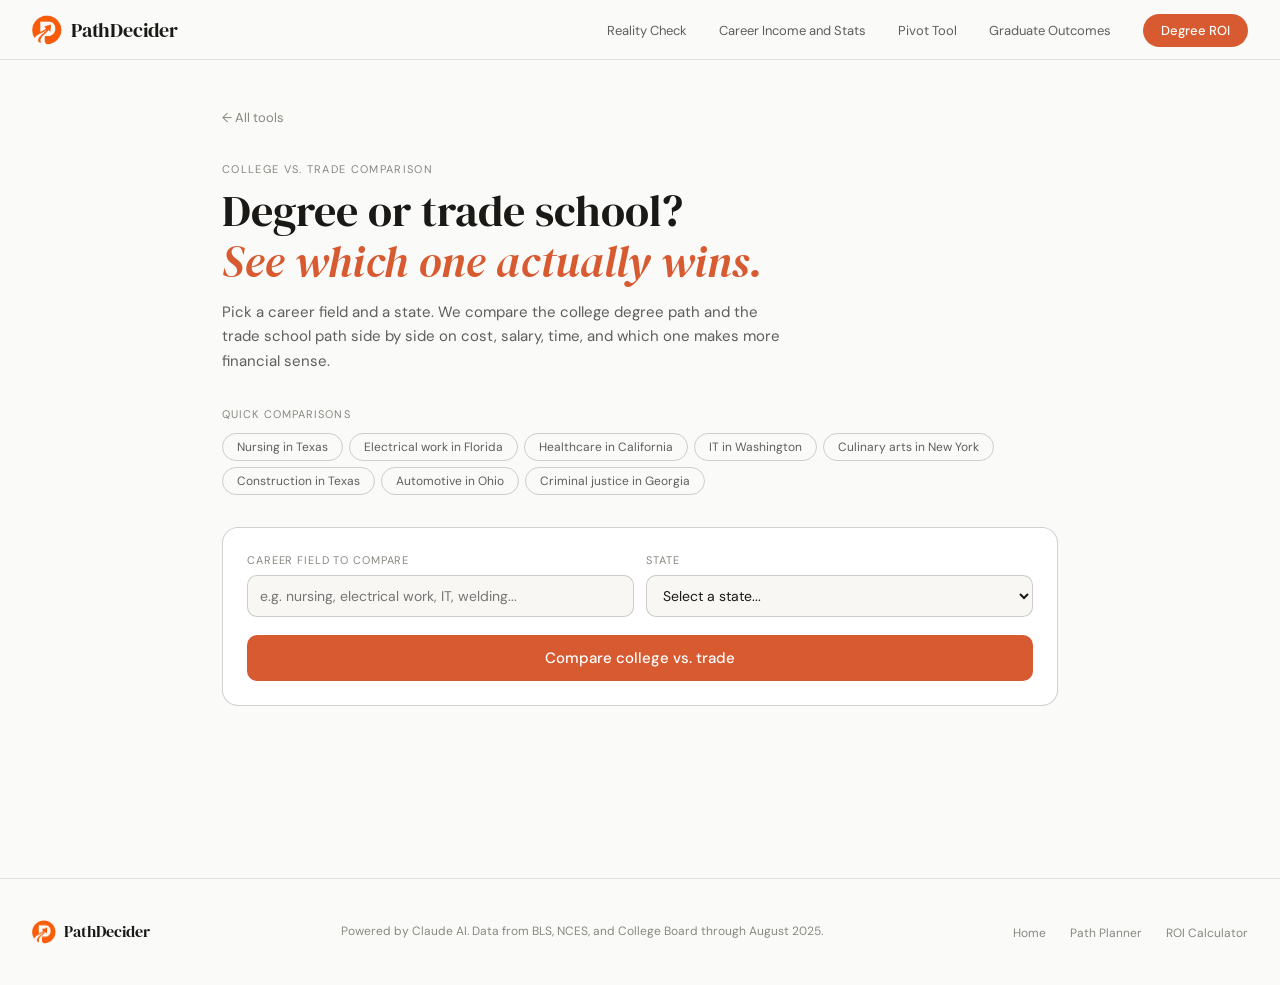
<file: tools/compare.html>
<!DOCTYPE html>
<html lang="en">
<head>
  <meta charset="UTF-8" />
  <meta name="viewport" content="width=device-width, initial-scale=1.0" />
  <title>College vs. Trade Comparison | PathDecider</title>
  <meta name="description" content="Compare the college degree path vs. the trade path for any career, by state. See cost, salary, and which wins." />
  <link rel="stylesheet" href="../css/main.css" />
  <style>
    .search-wrap{background:#fff;border:0.5px solid var(--border-med);border-radius:var(--radius-lg);padding:1.5rem;margin-bottom:1.75rem;}
    .form-row{display:grid;grid-template-columns:1fr 1fr;gap:12px;margin-bottom:10px;}
    .fl{font-size:11px;text-transform:uppercase;letter-spacing:.08em;color:var(--text-hint);margin-bottom:5px;display:block;}
    .fi{font-family:'DM Sans',sans-serif;font-size:14px;width:100%;height:42px;padding:0 12px;border:0.5px solid var(--border-med);border-radius:var(--radius);background:var(--gray-50);color:var(--text);outline:none;}
    .fi:focus{border-color:var(--coral);background:#fff;}
    .go-btn{width:100%;font-family:'DM Sans',sans-serif;font-size:15px;font-weight:500;height:46px;background:#D85A30;color:#fff;border:none;border-radius:var(--radius);cursor:pointer;margin-top:8px;transition:opacity .15s;}
    .go-btn:hover{opacity:.88;}.go-btn:disabled{background:#ccc;cursor:not-allowed;}
    .quick-pills{display:flex;flex-wrap:wrap;gap:6px;margin-bottom:2rem;}
    .qp{font-size:12px;padding:5px 14px;border:0.5px solid var(--border-med);border-radius:100px;background:transparent;color:var(--text-muted);cursor:pointer;font-family:'DM Sans',sans-serif;transition:background .15s;}
    .qp:hover{background:var(--gray-100);}
    .loading-box{display:none;text-align:center;padding:2.5rem 1rem;}
    .loading-box.show{display:block;}
    .spinner{width:40px;height:40px;border:2px solid var(--gray-100);border-top-color:var(--coral);border-radius:50%;animation:spin .7s linear infinite;margin:0 auto 1rem;}
    @keyframes spin{to{transform:rotate(360deg);}}
    .error-box{display:none;padding:1rem;background:#FAECE7;border-radius:var(--radius);border-left:3px solid var(--coral);font-size:13px;color:var(--coral-dark);margin-bottom:1rem;}
    .error-box.show{display:block;}
    .results{display:none;}.results.show{display:block;}

    /* VERDICT BANNER */
    .verdict-banner{border-radius:var(--radius-lg);padding:1.5rem;margin-bottom:1.75rem;text-align:center;}
    .verdict-banner.college{background:var(--blue-light);}
    .verdict-banner.trade{background:var(--teal-light);}
    .verdict-banner.depends{background:var(--amber-light);}
    .verdict-label{font-size:11px;text-transform:uppercase;letter-spacing:.1em;font-weight:500;margin-bottom:.5rem;}
    .verdict-label.college{color:var(--blue);}
    .verdict-label.trade{color:var(--teal-dark);}
    .verdict-label.depends{color:var(--amber);}
    .verdict-title{font-family:'DM Serif Display',serif;font-size:24px;font-weight:400;margin-bottom:.75rem;color:var(--text);}
    .verdict-note{font-size:13px;color:var(--text-muted);line-height:1.6;max-width:580px;margin:0 auto;}
    .verdict-stats{display:flex;justify-content:center;gap:2rem;flex-wrap:wrap;margin-top:1.25rem;}
    .vs-stat{text-align:center;}
    .vs-stat-val{font-family:'DM Serif Display',serif;font-size:18px;color:var(--text);}
    .vs-stat-lbl{font-size:11px;color:var(--text-muted);}

    /* COMPARISON GRID */
    .compare-grid{display:grid;grid-template-columns:1fr 1fr;gap:16px;margin-bottom:1.75rem;}
    .path-col{border:0.5px solid var(--border);border-radius:var(--radius-lg);overflow:hidden;}
    .path-col.winner{border-width:1.5px;}
    .path-col.winner.college{border-color:var(--blue);}
    .path-col.winner.trade{border-color:var(--teal);}
    .path-header{padding:1rem 1.125rem;display:flex;align-items:center;justify-content:space-between;gap:8px;}
    .path-header.college{background:var(--blue-light);}
    .path-header.trade{background:var(--teal-light);}
    .path-type{font-size:11px;font-weight:500;text-transform:uppercase;letter-spacing:.08em;}
    .path-type.college{color:var(--blue);}
    .path-type.trade{color:var(--teal-dark);}
    .path-title{font-size:13px;font-weight:500;color:var(--text);line-height:1.3;}
    .winner-badge{font-size:10px;font-weight:500;padding:3px 10px;border-radius:100px;white-space:nowrap;}
    .winner-badge.college{background:var(--blue);color:#fff;}
    .winner-badge.trade{background:var(--teal);color:#fff;}
    .path-body{padding:1rem 1.125rem;}
    .path-stat-row{display:flex;justify-content:space-between;align-items:center;padding:.4rem 0;border-bottom:0.5px solid var(--border);font-size:12px;}
    .path-stat-row:last-of-type{border-bottom:none;}
    .path-stat-lbl{color:var(--text-muted);}
    .path-stat-val{font-weight:500;color:var(--text);}
    .pros-cons{margin-top:.875rem;}
    .pc-label{font-size:10px;text-transform:uppercase;letter-spacing:.08em;margin-bottom:.4rem;}
    .pc-label.pro{color:#1D9E75;}
    .pc-label.con{color:#D85A30;}
    .pc-item{font-size:12px;color:var(--text-muted);padding:.2rem 0;display:flex;gap:6px;align-items:flex-start;line-height:1.4;}
    .pc-dot{width:5px;height:5px;border-radius:50%;flex-shrink:0;margin-top:5px;}
    .pc-dot.pro{background:#1D9E75;}
    .pc-dot.con{background:#D85A30;}
    .schools-wrap{margin-top:.875rem;}
    .school-tag{font-size:11px;padding:3px 10px;background:var(--gray-50);color:var(--text-muted);border-radius:100px;display:inline-block;margin:2px;}
    .ai-note-row{margin-top:.875rem;padding:.625rem .875rem;border-radius:var(--radius);font-size:12px;color:var(--text-muted);line-height:1.4;}
    .ai-note-row.low{background:var(--teal-light);}
    .ai-note-row.medium{background:var(--amber-light);}
    .ai-note-row.high{background:var(--coral-light);}

    /* HYBRID */
    .hybrid-block{border:0.5px solid var(--border);border-radius:var(--radius-lg);padding:1.25rem;margin-bottom:1.75rem;background:var(--gray-50);}
    .hybrid-label{font-size:11px;text-transform:uppercase;letter-spacing:.1em;color:var(--text-hint);margin-bottom:.5rem;}
    .hybrid-body{font-size:13px;color:var(--text-muted);line-height:1.6;}

    /* WHO SHOULD */
    .who-grid{display:grid;grid-template-columns:1fr 1fr;gap:12px;margin-bottom:1.75rem;}
    .who-card{border:0.5px solid var(--border);border-radius:var(--radius-lg);padding:1rem 1.125rem;}
    .who-label{font-size:11px;text-transform:uppercase;letter-spacing:.08em;margin-bottom:.4rem;}
    .who-label.college{color:var(--blue);}
    .who-label.trade{color:var(--teal-dark);}
    .who-body{font-size:12px;color:var(--text-muted);line-height:1.5;}

    .divider{border:none;border-top:0.5px solid var(--border);margin:1.75rem 0;}
    .related-row{display:flex;flex-wrap:wrap;gap:8px;margin-bottom:1.5rem;}
    .related-pill{font-size:12px;padding:6px 14px;border:0.5px solid var(--border-med);border-radius:100px;background:transparent;color:var(--text-muted);cursor:pointer;font-family:'DM Sans',sans-serif;}
    .related-pill:hover{background:var(--gray-100);}
    .cta-grid{display:grid;grid-template-columns:repeat(auto-fit,minmax(160px,1fr));gap:10px;}
    .cta-card{border:0.5px solid var(--border);border-radius:var(--radius-lg);padding:1rem;text-decoration:none;transition:border-color .15s,transform .15s;}
    .cta-card:hover{border-color:var(--border-med);transform:translateY(-1px);}
    .cta-lbl{font-size:11px;text-transform:uppercase;letter-spacing:.08em;color:var(--text-hint);margin-bottom:.3rem;}
    .cta-title{font-size:13px;font-weight:500;color:var(--text);margin-bottom:.2rem;}
    .cta-arrow{font-size:12px;color:var(--coral);margin-top:.4rem;display:block;}

    @media(max-width:600px){
      .compare-grid{grid-template-columns:1fr;}
      .who-grid{grid-template-columns:1fr;}
      .form-row{grid-template-columns:1fr;}
      .verdict-stats{gap:1rem;}
    }
  </style>
</head>
<body class="tool-page">
<nav>
  <a href="../index.html" class="nav-logo"><img src="../PathDeciderIcon.png" alt="" /><span>PathDecider</span></a>
  <ul class="nav-links">
    <li><a href="career-reality-check.html">Reality Check</a></li>
    <li><a href="career-stats.html">Career Income and Stats</a></li>
    <li><a href="student-pivot.html">Pivot Tool</a></li>
    <li><a href="employment-crisis.html">Graduate Outcomes</a></li>
    <li><a href="degree-roi.html" class="nav-cta">Degree ROI</a></li>
  </ul>
</nav>

<div class="tool-body" style="max-width:900px;padding-top:3rem;">
  <a href="../index.html" style="font-size:13px;color:var(--text-hint);display:flex;align-items:center;gap:6px;margin-bottom:2rem;text-decoration:none;">← All tools</a>
  <p style="font-size:11px;letter-spacing:.12em;text-transform:uppercase;color:var(--text-hint);margin-bottom:.5rem;">College vs. Trade Comparison</p>
  <h1 style="font-family:'DM Serif Display',serif;font-size:clamp(26px,5vw,44px);font-weight:400;line-height:1.15;margin-bottom:.75rem;">Degree or trade school?<br><em style="font-style:italic;color:#D85A30;">See which one actually wins.</em></h1>
  <p style="font-size:15px;color:var(--text-muted);line-height:1.65;margin-bottom:2rem;max-width:560px;">Pick a career field and a state. We compare the college degree path and the trade school path side by side on cost, salary, time, and which one makes more financial sense.</p>

  <p style="font-size:11px;text-transform:uppercase;letter-spacing:.1em;color:var(--text-hint);margin-bottom:.625rem;">Quick comparisons</p>
  <div class="quick-pills">
    <button class="qp" onclick="quickCompare('Nursing','Texas')">Nursing in Texas</button>
    <button class="qp" onclick="quickCompare('Electrical work','Florida')">Electrical work in Florida</button>
    <button class="qp" onclick="quickCompare('Healthcare','California')">Healthcare in California</button>
    <button class="qp" onclick="quickCompare('Information Technology','Washington')">IT in Washington</button>
    <button class="qp" onclick="quickCompare('Culinary arts','New York')">Culinary arts in New York</button>
    <button class="qp" onclick="quickCompare('Construction management','Texas')">Construction in Texas</button>
    <button class="qp" onclick="quickCompare('Automotive','Ohio')">Automotive in Ohio</button>
    <button class="qp" onclick="quickCompare('Criminal justice','Georgia')">Criminal justice in Georgia</button>
  </div>

  <div class="search-wrap">
    <div class="form-row">
      <div>
        <label class="fl" for="field-in">Career field to compare</label>
        <input type="text" class="fi" id="field-in" placeholder="e.g. nursing, electrical work, IT, welding..." />
      </div>
      <div>
        <label class="fl" for="state-in">State</label>
        <select class="fi" id="state-in">
          <option value="">Select a state...</option>
          <option value="Alabama">Alabama</option><option value="Alaska">Alaska</option><option value="Arizona">Arizona</option><option value="Arkansas">Arkansas</option><option value="California">California</option><option value="Colorado">Colorado</option><option value="Connecticut">Connecticut</option><option value="Delaware">Delaware</option><option value="Florida">Florida</option><option value="Georgia">Georgia</option><option value="Hawaii">Hawaii</option><option value="Idaho">Idaho</option><option value="Illinois">Illinois</option><option value="Indiana">Indiana</option><option value="Iowa">Iowa</option><option value="Kansas">Kansas</option><option value="Kentucky">Kentucky</option><option value="Louisiana">Louisiana</option><option value="Maine">Maine</option><option value="Maryland">Maryland</option><option value="Massachusetts">Massachusetts</option><option value="Michigan">Michigan</option><option value="Minnesota">Minnesota</option><option value="Mississippi">Mississippi</option><option value="Missouri">Missouri</option><option value="Montana">Montana</option><option value="Nebraska">Nebraska</option><option value="Nevada">Nevada</option><option value="New Hampshire">New Hampshire</option><option value="New Jersey">New Jersey</option><option value="New Mexico">New Mexico</option><option value="New York">New York</option><option value="North Carolina">North Carolina</option><option value="North Dakota">North Dakota</option><option value="Ohio">Ohio</option><option value="Oklahoma">Oklahoma</option><option value="Oregon">Oregon</option><option value="Pennsylvania">Pennsylvania</option><option value="Rhode Island">Rhode Island</option><option value="South Carolina">South Carolina</option><option value="South Dakota">South Dakota</option><option value="Tennessee">Tennessee</option><option value="Texas">Texas</option><option value="Utah">Utah</option><option value="Vermont">Vermont</option><option value="Virginia">Virginia</option><option value="Washington">Washington</option><option value="West Virginia">West Virginia</option><option value="Wisconsin">Wisconsin</option><option value="Wyoming">Wyoming</option>
        </select>
      </div>
    </div>
    <button class="go-btn" id="compare-btn" onclick="runComparison()">Compare college vs. trade</button>
  </div>

  <div class="error-box" id="error-box"></div>
  <div class="loading-box" id="loading-box">
    <div class="spinner"></div>
    <p style="font-size:13px;font-weight:500;color:var(--text);margin-bottom:.35rem;" id="loading-title">Running the comparison...</p>
    <p style="font-size:12px;color:var(--text-muted);" id="loading-sub">Pulling cost and salary data for both paths...</p>
  </div>
  <div class="results" id="results-panel"></div>
</div>

<footer style="margin-top:4rem;">
  <span class="footer-logo"><img src="../PathDeciderIcon.png" alt="" /><span>PathDecider</span></span>
  <span class="footer-note">Powered by Claude AI. Data from BLS, NCES, and College Board through August 2025.</span>
  <ul class="footer-links">
    <li><a href="../index.html">Home</a></li>
    <li><a href="path-planner.html">Path Planner</a></li>
    <li><a href="degree-roi.html">ROI Calculator</a></li>
  </ul>
</footer>

<script>
const LOADING_MSGS = [
  ['Pulling college path data...', 'Degree costs and salary outcomes'],
  ['Pulling trade path data...', 'Vocational costs and licensing requirements'],
  ['Comparing salaries...', 'State-specific BLS wage data'],
  ['Calculating breakeven...', 'Cost vs. earnings over time'],
  ['Writing the verdict...', 'Which path wins for your field and state'],
];

let loadingInterval;

function startLoading() {
  document.getElementById('loading-box').classList.add('show');
  document.getElementById('error-box').classList.remove('show');
  document.getElementById('results-panel').classList.remove('show');
  document.getElementById('compare-btn').disabled = true;
  let i = 0;
  loadingInterval = setInterval(() => {
    if (i < LOADING_MSGS.length) {
      document.getElementById('loading-title').textContent = LOADING_MSGS[i][0];
      document.getElementById('loading-sub').textContent = LOADING_MSGS[i][1];
      i++;
    }
  }, 1600);
}

function stopLoading() {
  clearInterval(loadingInterval);
  document.getElementById('loading-box').classList.remove('show');
  document.getElementById('compare-btn').disabled = false;
}

function showError(msg) {
  const box = document.getElementById('error-box');
  box.textContent = msg;
  box.classList.add('show');
}

function render(r) {
  const panel = document.getElementById('results-panel');
  const v = r.verdict || {};
  const winner = (v.winner || 'depends').toLowerCase();
  const cp = r.collegePath || {};
  const tp = r.tradePath || {};

  const verdictTitle = winner === 'college'
    ? 'The college path wins for ' + r.field + ' in ' + r.state
    : winner === 'trade'
    ? 'The trade path wins for ' + r.field + ' in ' + r.state
    : 'It depends on your situation';

  panel.innerHTML = `
    <div class="verdict-banner ${winner}">
      <p class="verdict-label ${winner}">${winner === 'depends' ? 'No clear winner' : winner === 'college' ? 'College wins' : 'Trade wins'}</p>
      <h2 class="verdict-title">${verdictTitle}</h2>
      <p class="verdict-note">${v.winnerNote || ''}</p>
      <div class="verdict-stats">
        <div class="vs-stat"><p class="vs-stat-val">${v.salaryGapAt5Years || 'N/A'}</p><p class="vs-stat-lbl">Salary gap at 5 years</p></div>
        <div class="vs-stat"><p class="vs-stat-val">${v.costGap || 'N/A'}</p><p class="vs-stat-lbl">Total cost difference</p></div>
        <div class="vs-stat"><p class="vs-stat-val">${v.timeGap || 'N/A'}</p><p class="vs-stat-lbl">Time difference</p></div>
      </div>
    </div>

    <div class="compare-grid">
      <div class="path-col ${winner === 'college' ? 'winner college' : ''}">
        <div class="path-header college">
          <div>
            <p class="path-type college">College path</p>
            <p class="path-title">${cp.title || 'College degree'}</p>
          </div>
          ${winner === 'college' ? '<span class="winner-badge college">Winner</span>' : ''}
        </div>
        <div class="path-body">
          <div class="path-stat-row"><span class="path-stat-lbl">Total cost in ${r.state}</span><span class="path-stat-val">${cp.totalCost || 'N/A'}</span></div>
          <div class="path-stat-row"><span class="path-stat-lbl">Duration</span><span class="path-stat-val">${cp.duration || 'N/A'}</span></div>
          <div class="path-stat-row"><span class="path-stat-lbl">Credential earned</span><span class="path-stat-val">${cp.credential || 'N/A'}</span></div>
          <div class="path-stat-row"><span class="path-stat-lbl">Starting salary</span><span class="path-stat-val">${cp.salaryAtEntry || 'N/A'}</span></div>
          <div class="path-stat-row"><span class="path-stat-lbl">Salary at 5 years</span><span class="path-stat-val">${cp.salaryAt5Years || 'N/A'}</span></div>
          <div class="path-stat-row"><span class="path-stat-lbl">Median salary</span><span class="path-stat-val">${cp.salaryMedian || 'N/A'}</span></div>
          <div class="path-stat-row"><span class="path-stat-lbl">Hiring rate</span><span class="path-stat-val">${cp.hiringRate || 'N/A'}</span></div>
          <div class="path-stat-row"><span class="path-stat-lbl">Debt at graduation</span><span class="path-stat-val">${cp.debtAtGraduation || 'N/A'}</span></div>
          <div class="path-stat-row"><span class="path-stat-lbl">Breakeven</span><span class="path-stat-val">${cp.breakevenYears ? cp.breakevenYears + ' years' : 'N/A'}</span></div>
          <div class="pros-cons">
            <p class="pc-label pro">Pros</p>
            ${(cp.pros || []).map(p => `<div class="pc-item"><span class="pc-dot pro"></span>${p}</div>`).join('')}
            <p class="pc-label con" style="margin-top:.5rem;">Cons</p>
            ${(cp.cons || []).map(c => `<div class="pc-item"><span class="pc-dot con"></span>${c}</div>`).join('')}
          </div>
          ${(cp.bestSchoolsInState || []).length > 0 ? `
          <div class="schools-wrap">
            <p style="font-size:10px;text-transform:uppercase;letter-spacing:.08em;color:var(--text-hint);margin-bottom:.4rem;">Schools in ${r.state}</p>
            ${cp.bestSchoolsInState.map(s => `<span class="school-tag">${s}</span>`).join('')}
          </div>` : ''}
          <div class="ai-note-row ${cp.aiRisk || 'medium'}">
            <strong style="font-size:11px;text-transform:uppercase;letter-spacing:.06em;">AI risk: ${(cp.aiRisk || 'medium').toUpperCase()}</strong><br>${cp.aiNote || ''}
          </div>
        </div>
      </div>

      <div class="path-col ${winner === 'trade' ? 'winner trade' : ''}">
        <div class="path-header trade">
          <div>
            <p class="path-type trade">Trade path</p>
            <p class="path-title">${tp.title || 'Trade / vocational'}</p>
          </div>
          ${winner === 'trade' ? '<span class="winner-badge trade">Winner</span>' : ''}
        </div>
        <div class="path-body">
          <div class="path-stat-row"><span class="path-stat-lbl">Total cost in ${r.state}</span><span class="path-stat-val">${tp.totalCost || 'N/A'}</span></div>
          <div class="path-stat-row"><span class="path-stat-lbl">Duration</span><span class="path-stat-val">${tp.duration || 'N/A'}</span></div>
          <div class="path-stat-row"><span class="path-stat-lbl">Credential earned</span><span class="path-stat-val">${tp.credential || 'N/A'}</span></div>
          <div class="path-stat-row"><span class="path-stat-lbl">Starting salary</span><span class="path-stat-val">${tp.salaryAtEntry || 'N/A'}</span></div>
          <div class="path-stat-row"><span class="path-stat-lbl">Salary at 5 years</span><span class="path-stat-val">${tp.salaryAt5Years || 'N/A'}</span></div>
          <div class="path-stat-row"><span class="path-stat-lbl">Median salary</span><span class="path-stat-val">${tp.salaryMedian || 'N/A'}</span></div>
          <div class="path-stat-row"><span class="path-stat-lbl">Hiring rate</span><span class="path-stat-val">${tp.hiringRate || 'N/A'}</span></div>
          <div class="path-stat-row"><span class="path-stat-lbl">Debt at graduation</span><span class="path-stat-val">${tp.debtAtGraduation || 'N/A'}</span></div>
          <div class="path-stat-row"><span class="path-stat-lbl">Breakeven</span><span class="path-stat-val">${tp.breakevenYears ? tp.breakevenYears + ' years' : 'N/A'}</span></div>
          <div class="pros-cons">
            <p class="pc-label pro">Pros</p>
            ${(tp.pros || []).map(p => `<div class="pc-item"><span class="pc-dot pro"></span>${p}</div>`).join('')}
            <p class="pc-label con" style="margin-top:.5rem;">Cons</p>
            ${(tp.cons || []).map(c => `<div class="pc-item"><span class="pc-dot con"></span>${c}</div>`).join('')}
          </div>
          ${(tp.bestSchoolsInState || []).length > 0 ? `
          <div class="schools-wrap">
            <p style="font-size:10px;text-transform:uppercase;letter-spacing:.08em;color:var(--text-hint);margin-bottom:.4rem;">Programs in ${r.state}</p>
            ${tp.bestSchoolsInState.map(s => `<span class="school-tag">${s}</span>`).join('')}
          </div>` : ''}
          <div class="ai-note-row ${tp.aiRisk || 'medium'}">
            <strong style="font-size:11px;text-transform:uppercase;letter-spacing:.06em;">AI risk: ${(tp.aiRisk || 'medium').toUpperCase()}</strong><br>${tp.aiNote || ''}
          </div>
        </div>
      </div>
    </div>

    ${r.hybridOption && r.hybridOption.exists ? `
    <div class="hybrid-block">
      <p class="hybrid-label">There is also a hybrid path</p>
      <p class="hybrid-body">${r.hybridOption.description || ''}</p>
    </div>` : ''}

    <div class="who-grid">
      <div class="who-card">
        <p class="who-label college">Choose college if...</p>
        <p class="who-body">${v.bestForWhoCollege || ''}</p>
      </div>
      <div class="who-card">
        <p class="who-label trade">Choose trade if...</p>
        <p class="who-body">${v.bestForWhoTrade || ''}</p>
      </div>
    </div>

    ${(r.relatedComparisons || []).length > 0 ? `
    <p style="font-size:11px;text-transform:uppercase;letter-spacing:.1em;color:var(--text-hint);margin-bottom:.625rem;">Related comparisons</p>
    <div class="related-row">${r.relatedComparisons.map(f => `<button class="related-pill" onclick="quickCompare('${f}','${r.state}')">${f} in ${r.state}</button>`).join('')}</div>` : ''}

    <div class="divider"></div>
    <div class="cta-grid">
      <a href="report.html?career=${encodeURIComponent(r.field)}&state=${encodeURIComponent(r.state)}" class="cta-card" style="border-color:var(--teal);">
        <p class="cta-lbl">Take it further</p>
        <p class="cta-title">Generate my report</p>
        <p style="font-size:12px;color:var(--text-muted);">Get a full PDF with action plan</p>
        <span class="cta-arrow">Generate PDF →</span>
      </a>
      <a href="path-planner.html" class="cta-card">
        <p class="cta-lbl">Plan by state</p>
        <p class="cta-title">Path Planner</p>
        <p style="font-size:12px;color:var(--text-muted);">Full tuition tiers and state comparison</p>
        <span class="cta-arrow">Plan my path →</span>
      </a>
      <a href="career-stats.html" class="cta-card">
        <p class="cta-lbl">Deep dive</p>
        <p class="cta-title">Career Income and Stats</p>
        <p style="font-size:12px;color:var(--text-muted);">Full salary and AI risk by state</p>
        <span class="cta-arrow">Look it up →</span>
      </a>
    </div>
  `;

  panel.classList.add('show');
  panel.scrollIntoView({ behavior: 'smooth', block: 'nearest' });
}

async function runComparison() {
  const field = document.getElementById('field-in').value.trim();
  const state = document.getElementById('state-in').value;
  if (!field) { document.getElementById('field-in').focus(); return; }
  if (!state) { document.getElementById('state-in').focus(); return; }
  document.getElementById('error-box').classList.remove('show');
  startLoading();
  try {
    const res = await fetch('/api/compare', {
      method: 'POST',
      headers: { 'Content-Type': 'application/json' },
      body: JSON.stringify({ field, state })
    });
    stopLoading();
    if (!res.ok) { const err = await res.json(); showError(err.error || 'Something went wrong.'); return; }
    const data = await res.json();
    render(data);
  } catch (err) {
    stopLoading();
    showError('Could not reach the server. Please check your connection and try again.');
  }
}

function quickCompare(field, state) {
  document.getElementById('field-in').value = field;
  document.getElementById('state-in').value = state;
  runComparison();
}

document.getElementById('field-in').addEventListener('keydown', e => {
  if (e.key === 'Enter') runComparison();
});
</script>
</body>
</html>
</file>
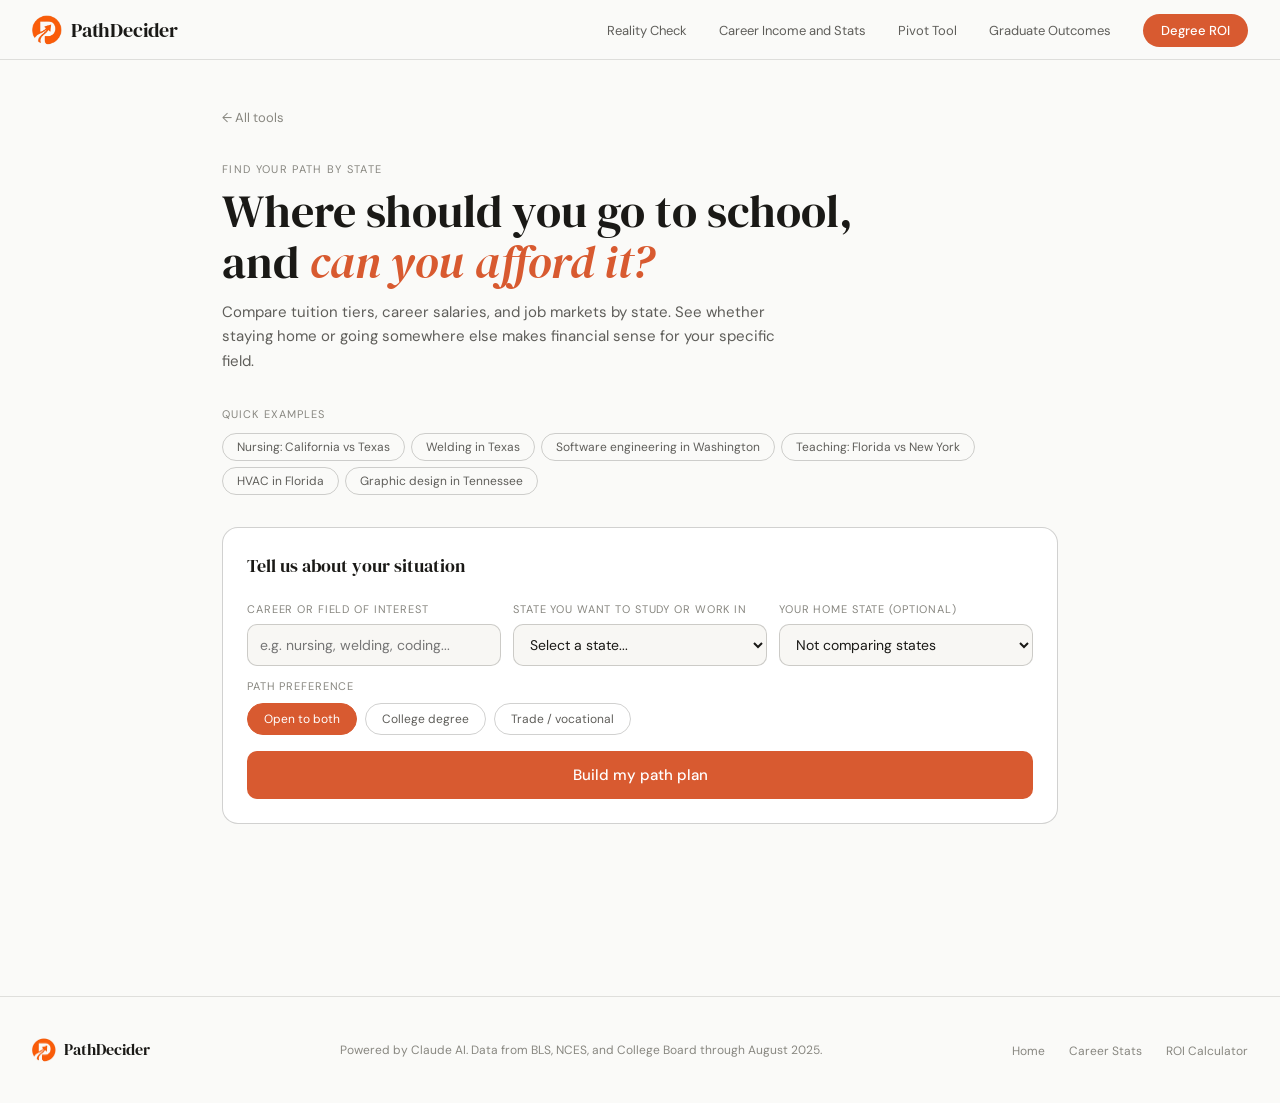
<file: tools/path-planner.html>
<!DOCTYPE html>
<html lang="en">
<head>
  <meta charset="UTF-8" />
  <meta name="viewport" content="width=device-width, initial-scale=1.0" />
  <title>Find Your Path by State | PathDecider</title>
  <meta name="description" content="Compare tuition costs, career salaries, and education options by state. Find the smartest path to your career." />
  <link rel="stylesheet" href="../css/main.css" />
  <style>
    .form-card{background:#fff;border:0.5px solid var(--border-med);border-radius:var(--radius-lg);padding:1.5rem;margin-bottom:1.75rem;}
    .form-card h2{font-family:'DM Serif Display',serif;font-size:18px;font-weight:400;margin-bottom:1.25rem;color:var(--text);}
    .form-grid-3{display:grid;grid-template-columns:repeat(auto-fit,minmax(200px,1fr));gap:12px;margin-bottom:12px;}
    .form-group{display:flex;flex-direction:column;gap:5px;}
    .form-label{font-size:11px;text-transform:uppercase;letter-spacing:.08em;color:var(--text-hint);}
    .form-group input,.form-group select{font-family:'DM Sans',sans-serif;font-size:14px;height:42px;padding:0 12px;border:0.5px solid var(--border-med);border-radius:var(--radius);background:var(--gray-50);color:var(--text);outline:none;}
    .form-group input:focus,.form-group select:focus{border-color:var(--coral);background:#fff;}
    .path-toggle{display:flex;gap:8px;flex-wrap:wrap;margin-bottom:12px;}
    .path-btn{font-family:'DM Sans',sans-serif;font-size:12px;padding:7px 16px;border-radius:100px;border:0.5px solid var(--border-med);background:transparent;color:var(--text-muted);cursor:pointer;transition:all .15s;}
    .path-btn.active{background:var(--coral);border-color:var(--coral);color:#fff;}
    .submit-btn{width:100%;font-family:'DM Sans',sans-serif;font-size:15px;font-weight:500;height:48px;background:#D85A30;color:#fff;border:none;border-radius:var(--radius);cursor:pointer;transition:opacity .15s;margin-top:4px;}
    .submit-btn:hover{opacity:.88;}
    .submit-btn:disabled{background:#ccc;cursor:not-allowed;}

    .quick-examples{display:flex;flex-wrap:wrap;gap:6px;margin-bottom:2rem;}
    .qe-pill{font-size:12px;padding:5px 14px;border:0.5px solid var(--border-med);border-radius:100px;background:transparent;color:var(--text-muted);cursor:pointer;font-family:'DM Sans',sans-serif;transition:background .15s;}
    .qe-pill:hover{background:var(--gray-100);}

    .loading-box{display:none;text-align:center;padding:3rem 1rem;}
    .loading-box.show{display:block;}
    .spinner{width:44px;height:44px;border:2px solid var(--gray-100);border-top-color:var(--coral);border-radius:50%;animation:spin .7s linear infinite;margin:0 auto 1rem;}
    @keyframes spin{to{transform:rotate(360deg);}}
    .loading-title{font-size:14px;font-weight:500;color:var(--text);margin-bottom:.4rem;}
    .loading-sub{font-size:12px;color:var(--text-muted);}

    .error-box{display:none;padding:1rem 1.25rem;background:#FAECE7;border-radius:var(--radius);border-left:3px solid var(--coral);font-size:13px;color:var(--coral-dark);margin-bottom:1rem;}
    .error-box.show{display:block;}

    .results{display:none;}.results.show{display:block;}

    /* RESULTS HEADER */
    .results-header{margin-bottom:1.75rem;}
    .results-title{font-family:'DM Serif Display',serif;font-size:26px;font-weight:400;line-height:1.2;margin-bottom:.5rem;}
    .results-title em{font-style:italic;color:#1D9E75;}
    .results-sub{font-size:13px;color:var(--text-muted);line-height:1.6;}

    /* SALARY SNAPSHOT */
    .salary-snap{display:grid;grid-template-columns:repeat(auto-fit,minmax(140px,1fr));gap:10px;margin-bottom:1.75rem;}
    .snap-card{background:var(--gray-50);border-radius:var(--radius);padding:.875rem 1rem;}
    .snap-label{font-size:11px;text-transform:uppercase;letter-spacing:.08em;color:var(--text-hint);margin-bottom:.4rem;}
    .snap-val{font-family:'DM Serif Display',serif;font-size:22px;font-weight:400;line-height:1;margin-bottom:.2rem;}
    .snap-val.green{color:#1D9E75;}.snap-val.blue{color:#185FA5;}.snap-val.amber{color:#BA7517;}
    .snap-note{font-size:11px;color:var(--text-hint);line-height:1.4;}
    .demand-badge{display:inline-block;font-size:10px;font-weight:500;padding:3px 10px;border-radius:100px;}
    .demand-badge.high{background:var(--teal-light);color:var(--teal-dark);}
    .demand-badge.medium{background:var(--amber-light);color:var(--amber);}
    .demand-badge.low{background:#FAECE7;color:var(--coral-dark);}

    /* TOP CITIES */
    .city-tags{display:flex;flex-wrap:wrap;gap:6px;margin-bottom:1.5rem;}
    .city-tag{font-size:12px;padding:5px 12px;background:var(--blue-light);color:var(--blue);border-radius:100px;}

    /* TUITION TIERS */
    .tiers-grid{display:flex;flex-direction:column;gap:10px;margin-bottom:1.75rem;}
    .tier-card{border:0.5px solid var(--border);border-radius:var(--radius-lg);padding:1.125rem;transition:border-color .15s;}
    .tier-card.recommended{border-color:#1D9E75;border-width:1px;}
    .tier-header{display:flex;align-items:center;justify-content:space-between;gap:12px;margin-bottom:.75rem;flex-wrap:wrap;}
    .tier-name{font-size:14px;font-weight:500;color:var(--text);}
    .tier-badges{display:flex;gap:6px;align-items:center;flex-wrap:wrap;}
    .tier-cost-badge{font-size:11px;font-weight:500;padding:3px 10px;background:var(--gray-100);color:var(--text-muted);border-radius:100px;}
    .tier-time-badge{font-size:11px;padding:3px 10px;background:var(--blue-light);color:var(--blue);border-radius:100px;}
    .tier-rec-badge{font-size:10px;font-weight:500;padding:3px 10px;background:var(--teal-light);color:var(--teal-dark);border-radius:100px;}
    .tier-hires{display:inline-flex;align-items:center;gap:5px;font-size:12px;margin-bottom:.5rem;}
    .hires-dot{width:8px;height:8px;border-radius:50%;flex-shrink:0;}
    .hires-dot.yes{background:#1D9E75;}.hires-dot.no{background:#D85A30;}.hires-dot.partial{background:#BA7517;}
    .tier-notes{display:grid;grid-template-columns:1fr 1fr;gap:8px;margin-bottom:.625rem;}
    .tier-note-item{font-size:12px;color:var(--text-muted);line-height:1.4;}
    .tier-note-label{font-size:10px;text-transform:uppercase;letter-spacing:.08em;color:var(--text-hint);display:block;margin-bottom:2px;}
    .tier-schools{display:flex;flex-wrap:wrap;gap:5px;margin-top:.5rem;}
    .school-tag{font-size:11px;padding:3px 10px;background:var(--gray-50);color:var(--text-muted);border-radius:100px;}

    /* RECOMMENDATION */
    .rec-block{background:#E1F5EE;border:1px solid #A8DFC9;border-radius:var(--radius-lg);padding:1.375rem;margin-bottom:1.75rem;}
    .rec-label{font-size:11px;text-transform:uppercase;letter-spacing:.1em;color:var(--teal-dark);margin-bottom:.5rem;font-weight:500;}
    .rec-title{font-family:'DM Serif Display',serif;font-size:20px;font-weight:400;color:var(--text);margin-bottom:.625rem;}
    .rec-body{font-size:13px;color:var(--text-muted);line-height:1.6;margin-bottom:.875rem;}
    .rec-meta{display:grid;grid-template-columns:1fr 1fr;gap:10px;}
    .rec-meta-item{background:#fff;border-radius:var(--radius);padding:.625rem .875rem;}
    .rec-meta-label{font-size:10px;text-transform:uppercase;letter-spacing:.08em;color:var(--text-hint);margin-bottom:.2rem;}
    .rec-meta-val{font-size:13px;font-weight:500;color:var(--text);}

    /* STATE COMPARISON */
    .comparison-block{border:0.5px solid var(--border);border-radius:var(--radius-lg);padding:1.25rem;margin-bottom:1.75rem;}
    .comparison-title{font-size:14px;font-weight:500;margin-bottom:1rem;color:var(--text);}
    .comparison-grid{display:grid;grid-template-columns:1fr auto 1fr;gap:12px;align-items:center;margin-bottom:.875rem;}
    .comp-state{border-radius:var(--radius);padding:.875rem;text-align:center;}
    .comp-state.home{background:var(--gray-50);}
    .comp-state.target{background:var(--blue-light);}
    .comp-state-name{font-size:11px;text-transform:uppercase;letter-spacing:.08em;color:var(--text-hint);margin-bottom:.35rem;}
    .comp-state-salary{font-family:'DM Serif Display',serif;font-size:22px;font-weight:400;color:var(--text);}
    .comp-state-tuition{font-size:12px;color:var(--text-muted);margin-top:.2rem;}
    .comp-vs{font-size:20px;color:var(--text-hint);text-align:center;}
    .comp-verdict{font-size:13px;color:var(--text-muted);line-height:1.5;padding:.75rem;background:var(--gray-50);border-radius:var(--radius);}
    .verdict-stay{color:#085041;font-weight:500;}
    .verdict-move{color:#185FA5;font-weight:500;}
    .verdict-depends{color:#BA7517;font-weight:500;}

    .divider{border:none;border-top:0.5px solid var(--border);margin:1.75rem 0;}
    .related-row{display:flex;flex-wrap:wrap;gap:8px;margin-bottom:1.5rem;}
    .related-pill{font-size:12px;padding:6px 14px;border:0.5px solid var(--border-med);border-radius:100px;background:transparent;color:var(--text-muted);cursor:pointer;font-family:'DM Sans',sans-serif;}
    .related-pill:hover{background:var(--gray-100);}
    .cta-grid{display:grid;grid-template-columns:repeat(auto-fit,minmax(180px,1fr));gap:10px;}
    .cta-card{border:0.5px solid var(--border);border-radius:var(--radius-lg);padding:1rem;text-decoration:none;transition:border-color .15s,transform .15s;}
    .cta-card:hover{border-color:var(--border-med);transform:translateY(-1px);}
    .cta-label{font-size:11px;text-transform:uppercase;letter-spacing:.08em;color:var(--text-hint);margin-bottom:.3rem;}
    .cta-title{font-size:13px;font-weight:500;color:var(--text);margin-bottom:.2rem;}
    .cta-note{font-size:12px;color:var(--text-muted);}
    .cta-arrow{font-size:12px;color:var(--coral);margin-top:.4rem;display:block;}

    @media(max-width:560px){
      .tier-notes{grid-template-columns:1fr;}
      .comparison-grid{grid-template-columns:1fr;text-align:center;}
      .comp-vs{display:none;}
      .rec-meta{grid-template-columns:1fr;}
    }
  </style>
</head>
<body class="tool-page">
<nav>
  <a href="../index.html" class="nav-logo"><img src="../PathDeciderIcon.png" alt="" /><span>PathDecider</span></a>
  <ul class="nav-links">
    <li><a href="career-reality-check.html">Reality Check</a></li>
    <li><a href="career-stats.html">Career Income and Stats</a></li>
    <li><a href="student-pivot.html">Pivot Tool</a></li>
    <li><a href="employment-crisis.html">Graduate Outcomes</a></li>
    <li><a href="degree-roi.html" class="nav-cta">Degree ROI</a></li>
  </ul>
</nav>

<div class="tool-body" style="max-width:900px;padding-top:3rem;">
  <a href="../index.html" style="font-size:13px;color:var(--text-hint);display:flex;align-items:center;gap:6px;margin-bottom:2rem;text-decoration:none;">← All tools</a>
  <p style="font-size:11px;letter-spacing:.12em;text-transform:uppercase;color:var(--text-hint);margin-bottom:.5rem;">Find Your Path by State</p>
  <h1 style="font-family:'DM Serif Display',serif;font-size:clamp(26px,5vw,46px);font-weight:400;line-height:1.1;margin-bottom:.75rem;">Where should you go to school,<br>and <em style="font-style:italic;color:#D85A30;">can you afford it?</em></h1>
  <p style="font-size:15px;color:var(--text-muted);line-height:1.65;margin-bottom:2rem;max-width:580px;">Compare tuition tiers, career salaries, and job markets by state. See whether staying home or going somewhere else makes financial sense for your specific field.</p>

  <p style="font-size:11px;text-transform:uppercase;letter-spacing:.1em;color:var(--text-hint);margin-bottom:.625rem;">Quick examples</p>
  <div class="quick-examples">
    <button class="qe-pill" onclick="quickFill('Nursing','California','Texas')">Nursing: California vs Texas</button>
    <button class="qe-pill" onclick="quickFill('Welding','','Texas')">Welding in Texas</button>
    <button class="qe-pill" onclick="quickFill('Software Engineering','','Washington')">Software engineering in Washington</button>
    <button class="qe-pill" onclick="quickFill('Education / Teaching','Florida','New York')">Teaching: Florida vs New York</button>
    <button class="qe-pill" onclick="quickFill('HVAC Technician','','Florida')">HVAC in Florida</button>
    <button class="qe-pill" onclick="quickFill('Graphic Design','','Tennessee')">Graphic design in Tennessee</button>
  </div>

  <div class="form-card">
    <h2>Tell us about your situation</h2>
    <div class="form-grid-3">
      <div class="form-group">
        <label class="form-label" for="field-input">Career or field of interest</label>
        <input type="text" id="field-input" placeholder="e.g. nursing, welding, coding..." />
      </div>
      <div class="form-group">
        <label class="form-label" for="target-state">State you want to study or work in</label>
        <select id="target-state">
          <option value="">Select a state...</option>
          <option value="Alabama">Alabama</option>
          <option value="Alaska">Alaska</option>
          <option value="Arizona">Arizona</option>
          <option value="Arkansas">Arkansas</option>
          <option value="California">California</option>
          <option value="Colorado">Colorado</option>
          <option value="Connecticut">Connecticut</option>
          <option value="Delaware">Delaware</option>
          <option value="Florida">Florida</option>
          <option value="Georgia">Georgia</option>
          <option value="Hawaii">Hawaii</option>
          <option value="Idaho">Idaho</option>
          <option value="Illinois">Illinois</option>
          <option value="Indiana">Indiana</option>
          <option value="Iowa">Iowa</option>
          <option value="Kansas">Kansas</option>
          <option value="Kentucky">Kentucky</option>
          <option value="Louisiana">Louisiana</option>
          <option value="Maine">Maine</option>
          <option value="Maryland">Maryland</option>
          <option value="Massachusetts">Massachusetts</option>
          <option value="Michigan">Michigan</option>
          <option value="Minnesota">Minnesota</option>
          <option value="Mississippi">Mississippi</option>
          <option value="Missouri">Missouri</option>
          <option value="Montana">Montana</option>
          <option value="Nebraska">Nebraska</option>
          <option value="Nevada">Nevada</option>
          <option value="New Hampshire">New Hampshire</option>
          <option value="New Jersey">New Jersey</option>
          <option value="New Mexico">New Mexico</option>
          <option value="New York">New York</option>
          <option value="North Carolina">North Carolina</option>
          <option value="North Dakota">North Dakota</option>
          <option value="Ohio">Ohio</option>
          <option value="Oklahoma">Oklahoma</option>
          <option value="Oregon">Oregon</option>
          <option value="Pennsylvania">Pennsylvania</option>
          <option value="Rhode Island">Rhode Island</option>
          <option value="South Carolina">South Carolina</option>
          <option value="South Dakota">South Dakota</option>
          <option value="Tennessee">Tennessee</option>
          <option value="Texas">Texas</option>
          <option value="Utah">Utah</option>
          <option value="Vermont">Vermont</option>
          <option value="Virginia">Virginia</option>
          <option value="Washington">Washington</option>
          <option value="West Virginia">West Virginia</option>
          <option value="Wisconsin">Wisconsin</option>
          <option value="Wyoming">Wyoming</option>
        </select>
      </div>
      <div class="form-group">
        <label class="form-label" for="home-state">Your home state (optional)</label>
        <select id="home-state">
          <option value="Not sure yet">Not comparing states</option>
          <option value="Alabama">Alabama</option>
          <option value="Alaska">Alaska</option>
          <option value="Arizona">Arizona</option>
          <option value="Arkansas">Arkansas</option>
          <option value="California">California</option>
          <option value="Colorado">Colorado</option>
          <option value="Connecticut">Connecticut</option>
          <option value="Delaware">Delaware</option>
          <option value="Florida">Florida</option>
          <option value="Georgia">Georgia</option>
          <option value="Hawaii">Hawaii</option>
          <option value="Idaho">Idaho</option>
          <option value="Illinois">Illinois</option>
          <option value="Indiana">Indiana</option>
          <option value="Iowa">Iowa</option>
          <option value="Kansas">Kansas</option>
          <option value="Kentucky">Kentucky</option>
          <option value="Louisiana">Louisiana</option>
          <option value="Maine">Maine</option>
          <option value="Maryland">Maryland</option>
          <option value="Massachusetts">Massachusetts</option>
          <option value="Michigan">Michigan</option>
          <option value="Minnesota">Minnesota</option>
          <option value="Mississippi">Mississippi</option>
          <option value="Missouri">Missouri</option>
          <option value="Montana">Montana</option>
          <option value="Nebraska">Nebraska</option>
          <option value="Nevada">Nevada</option>
          <option value="New Hampshire">New Hampshire</option>
          <option value="New Jersey">New Jersey</option>
          <option value="New Mexico">New Mexico</option>
          <option value="New York">New York</option>
          <option value="North Carolina">North Carolina</option>
          <option value="North Dakota">North Dakota</option>
          <option value="Ohio">Ohio</option>
          <option value="Oklahoma">Oklahoma</option>
          <option value="Oregon">Oregon</option>
          <option value="Pennsylvania">Pennsylvania</option>
          <option value="Rhode Island">Rhode Island</option>
          <option value="South Carolina">South Carolina</option>
          <option value="South Dakota">South Dakota</option>
          <option value="Tennessee">Tennessee</option>
          <option value="Texas">Texas</option>
          <option value="Utah">Utah</option>
          <option value="Vermont">Vermont</option>
          <option value="Virginia">Virginia</option>
          <option value="Washington">Washington</option>
          <option value="West Virginia">West Virginia</option>
          <option value="Wisconsin">Wisconsin</option>
          <option value="Wyoming">Wyoming</option>
        </select>
      </div>
    </div>
    <p style="font-size:11px;text-transform:uppercase;letter-spacing:.08em;color:var(--text-hint);margin-bottom:8px;margin-top:4px;">Path preference</p>
    <div class="path-toggle">
      <button class="path-btn active" data-path="any" onclick="setPath(this)">Open to both</button>
      <button class="path-btn" data-path="college" onclick="setPath(this)">College degree</button>
      <button class="path-btn" data-path="trade" onclick="setPath(this)">Trade / vocational</button>
    </div>
    <button class="submit-btn" id="plan-btn" onclick="buildPlan()">Build my path plan</button>
  </div>

  <div class="error-box" id="error-box"></div>
  <div class="loading-box" id="loading-box">
    <div class="spinner"></div>
    <p class="loading-title" id="loading-title">Building your path plan...</p>
    <p class="loading-sub" id="loading-sub">Pulling tuition data and career salaries...</p>
  </div>
  <div class="results" id="results-panel"></div>
</div>

<footer style="margin-top:4rem;">
  <span class="footer-logo"><img src="../PathDeciderIcon.png" alt="" /><span>PathDecider</span></span>
  <span class="footer-note">Powered by Claude AI. Data from BLS, NCES, and College Board through August 2025.</span>
  <ul class="footer-links">
    <li><a href="../index.html">Home</a></li>
    <li><a href="career-stats.html">Career Stats</a></li>
    <li><a href="degree-roi.html">ROI Calculator</a></li>
  </ul>
</footer>

<script>
let selectedPath = 'any';

function setPath(btn) {
  document.querySelectorAll('.path-btn').forEach(b => b.classList.remove('active'));
  btn.classList.add('active');
  selectedPath = btn.dataset.path;
}

function quickFill(field, homeState, targetState) {
  document.getElementById('field-input').value = field;
  document.getElementById('target-state').value = targetState;
  if (homeState) {
    document.getElementById('home-state').value = homeState;
  } else {
    document.getElementById('home-state').value = 'Not sure yet';
  }
  document.getElementById('field-input').scrollIntoView({ behavior: 'smooth', block: 'center' });
}

const LOADING_MSGS = [
  ['Pulling tuition data...', 'Average costs by tier for your state'],
  ['Checking career salary...', 'BLS state occupational wage data'],
  ['Comparing education paths...', 'Community college vs university vs trade school'],
  ['Running the numbers...', 'Cost, salary, and time to breakeven'],
  ['Building your recommendation...', 'Personalized for your field and state'],
];

let loadingInterval;

function startLoading() {
  document.getElementById('loading-box').classList.add('show');
  document.getElementById('error-box').classList.remove('show');
  document.getElementById('results-panel').classList.remove('show');
  document.getElementById('plan-btn').disabled = true;
  let i = 0;
  loadingInterval = setInterval(() => {
    if (i < LOADING_MSGS.length) {
      document.getElementById('loading-title').textContent = LOADING_MSGS[i][0];
      document.getElementById('loading-sub').textContent = LOADING_MSGS[i][1];
      i++;
    }
  }, 1600);
}

function stopLoading() {
  clearInterval(loadingInterval);
  document.getElementById('loading-box').classList.remove('show');
  document.getElementById('plan-btn').disabled = false;
}

function showError(msg) {
  const box = document.getElementById('error-box');
  box.textContent = msg;
  box.classList.add('show');
}

function hiresColor(val) {
  if (val === 'yes') return '#1D9E75';
  if (val === 'no') return '#D85A30';
  return '#BA7517';
}

function hiresLabel(val) {
  if (val === 'yes') return 'Qualifies for this career';
  if (val === 'no') return 'Does not qualify alone';
  return 'Partially qualifies';
}

function verdictClass(v) {
  if (v === 'stay') return 'verdict-stay';
  if (v === 'move') return 'verdict-move';
  return 'verdict-depends';
}

function verdictLabel(v) {
  if (v === 'stay') return 'Financial edge: stay home';
  if (v === 'move') return 'Financial edge: go to ' + (window._targetState || 'target state');
  return 'It depends on your situation';
}

function render(r) {
  window._targetState = r.targetState;
  const panel = document.getElementById('results-panel');
  const hasComparison = r.stateComparison && r.stateComparison.homeState && r.stateComparison.homeState !== 'not specified';
  const demandClass = (r.jobDemand || 'medium').toLowerCase();

  const tiersHTML = (r.tuitionTiers || []).map(t => {
    const isRec = t.tier === (r.recommendation || {}).bestTier;
    return `
    <div class="tier-card${isRec ? ' recommended' : ''}">
      <div class="tier-header">
        <span class="tier-name">${t.tier}</span>
        <div class="tier-badges">
          <span class="tier-cost-badge">${t.avgCost}</span>
          <span class="tier-time-badge">${t.timeToComplete}</span>
          ${isRec ? '<span class="tier-rec-badge">Best value</span>' : ''}
        </div>
      </div>
      <div class="tier-hires">
        <span class="hires-dot ${t.hiresFor || 'partial'}"></span>
        <span style="font-size:12px;color:var(--text-muted);">${hiresLabel(t.hiresFor)} — ${t.credential}</span>
      </div>
      <div class="tier-notes">
        <div class="tier-note-item"><span class="tier-note-label">Employability</span>${t.hiresNote || ''}</div>
        <div class="tier-note-item"><span class="tier-note-label">Best for</span>${t.bestFor || ''}</div>
      </div>
      ${(t.exampleSchools || []).length > 0 ? `
      <div class="tier-schools">
        ${t.exampleSchools.map(s => `<span class="school-tag">${s}</span>`).join('')}
      </div>` : ''}
    </div>`;
  }).join('');

  const compHTML = hasComparison ? `
    <div class="comparison-block">
      <p class="comparison-title">Home state vs. target state comparison</p>
      <div class="comparison-grid">
        <div class="comp-state home">
          <p class="comp-state-name">${r.stateComparison.homeState} (home)</p>
          <p class="comp-state-salary">${r.stateComparison.homeStateMedianSalary || 'N/A'}</p>
          <p class="comp-state-tuition">Avg in-state tuition: ${r.stateComparison.homeStateAvgInStateTuition || 'N/A'}</p>
        </div>
        <div class="comp-vs">vs.</div>
        <div class="comp-state target">
          <p class="comp-state-name">${r.targetState} (target)</p>
          <p class="comp-state-salary">${r.stateMedianSalary || 'N/A'}</p>
          <p class="comp-state-tuition">Salary diff: ${r.stateComparison.salaryDifference || 'N/A'}</p>
        </div>
      </div>
      <div class="comp-verdict">
        <span class="${verdictClass(r.stateComparison.verdict)}">${verdictLabel(r.stateComparison.verdict)}.</span> ${r.stateComparison.verdictNote || ''}
      </div>
    </div>` : '';

  const ppReportBlock = `
      <div style="background:var(--teal-light);border-radius:var(--radius-lg);padding:1.25rem;display:flex;align-items:center;justify-content:space-between;gap:1rem;flex-wrap:wrap;">
        <div>
          <p style="font-size:14px;font-weight:500;color:var(--teal-dark);margin-bottom:.25rem;">Save this path plan as a PDF</p>
          <p style="font-size:12px;color:var(--text-muted);">Get your full education plan, tuition comparison, and action steps in one document.</p>
        </div>
        <a id="pp-report-link" href="report.html" style="font-family:'DM Sans',sans-serif;font-size:13px;font-weight:500;padding:10px 18px;background:#1D9E75;color:#fff;border-radius:10px;text-decoration:none;white-space:nowrap;flex-shrink:0;">Generate my report →</a>
      </div>`;
  panel.innerHTML = `
    <div class="results-header">
      <h2 class="results-title">${r.careerTitle || r.field} in <em>${r.targetState}</em></h2>
      <p class="results-sub">${r.salaryContext || ''}</p>
    </div>

    <div class="salary-snap">
      <div class="snap-card">
        <p class="snap-label">Median salary in ${r.targetState}</p>
        <p class="snap-val green">${r.stateMedianSalary || 'N/A'}</p>
        <p class="snap-note">vs. ${r.nationalMedianSalary || 'N/A'} nationally</p>
      </div>
      <div class="snap-card">
        <p class="snap-label">Job growth</p>
        <p class="snap-val blue">${r.jobGrowth || 'N/A'}</p>
        <p class="snap-note">projected growth rate</p>
      </div>
      <div class="snap-card">
        <p class="snap-label">Job demand in ${r.targetState}</p>
        <span class="demand-badge ${demandClass}">${(r.jobDemand || 'Medium').charAt(0).toUpperCase() + (r.jobDemand || 'medium').slice(1)} demand</span>
        <p class="snap-note" style="margin-top:.4rem;">${r.jobDemandNote || ''}</p>
      </div>
      <div class="snap-card">
        <p class="snap-label">AI risk</p>
        <p class="snap-val ${r.aiRisk === 'low' ? 'green' : r.aiRisk === 'high' ? '' : 'amber'}" style="${r.aiRisk === 'high' ? 'color:#D85A30;' : ''}">${(r.aiRisk || 'medium').charAt(0).toUpperCase() + (r.aiRisk || 'medium').slice(1)}</p>
        <p class="snap-note">${r.aiRiskNote || ''}</p>
      </div>
    </div>

    ${(r.topHiringCities || []).length > 0 ? `
    <p style="font-size:11px;text-transform:uppercase;letter-spacing:.1em;color:var(--text-hint);margin-bottom:.625rem;">Top hiring areas in ${r.targetState}</p>
    <div class="city-tags">${r.topHiringCities.map(c => `<span class="city-tag">${c}</span>`).join('')}</div>
    <div style="margin-bottom:1.5rem;"></div>` : ''}

    <p style="font-size:11px;text-transform:uppercase;letter-spacing:.1em;color:var(--text-hint);margin-bottom:.875rem;">Education paths and tuition in ${r.targetState}</p>
    <div class="tiers-grid">${tiersHTML}</div>

    ${r.recommendation ? `
    <div class="rec-block">
      <p class="rec-label">Our recommendation</p>
      <p class="rec-title">${r.recommendation.bestTier} is the best value for ${r.careerTitle || r.field} in ${r.targetState}</p>
      <p class="rec-body">${r.recommendation.reasoning || ''}</p>
      <div class="rec-meta">
        <div class="rec-meta-item">
          <p class="rec-meta-label">Estimated breakeven</p>
          <p class="rec-meta-val">${r.recommendation.breakeven || 'N/A'}</p>
        </div>
        <div class="rec-meta-item">
          <p class="rec-meta-label">Watch out for</p>
          <p class="rec-meta-val" style="font-size:12px;font-weight:400;color:var(--text-muted);">${r.recommendation.watchOut || ''}</p>
        </div>
      </div>
      ${r.recommendation.proTip ? `
      <div style="margin-top:.875rem;padding:.75rem;background:#fff;border-radius:var(--radius);font-size:12px;color:var(--text-muted);line-height:1.5;">
        <strong style="color:var(--text);">Pro tip:</strong> ${r.recommendation.proTip}
      </div>` : ''}
    </div>` : ''}

    ${compHTML}

    ${(r.relatedFields || []).length > 0 ? `
    <p style="font-size:11px;text-transform:uppercase;letter-spacing:.1em;color:var(--text-hint);margin-bottom:.625rem;">Related fields to explore</p>
    <div class="related-row">${r.relatedFields.map(f => `<button class="related-pill" onclick="quickFill('${f}','','${r.targetState}')">${f} in ${r.targetState}</button>`).join('')}</div>` : ''}

    <div class="divider"></div>
    <p style="font-size:11px;text-transform:uppercase;letter-spacing:.1em;color:var(--text-hint);margin-bottom:.875rem;">Next steps</p>
    <div class="cta-grid">
      <a href="career-stats.html" class="cta-card">
        <p class="cta-label">Deep dive</p>
        <p class="cta-title">Career Income and Stats</p>
        <p class="cta-note">Full salary breakdown, AI risk, and how people get into this field.</p>
        <span class="cta-arrow">Look up this career →</span>
      </a>
      <a href="degree-roi.html" class="cta-card">
        <p class="cta-label">Run the math</p>
        <p class="cta-title">Degree ROI Calculator</p>
        <p class="cta-note">40-year earnings projection for your specific major and cost.</p>
        <span class="cta-arrow">Calculate ROI →</span>
      </a>
      <a href="student-pivot.html" class="cta-card">
        <p class="cta-label">Already enrolled?</p>
        <p class="cta-title">Student Pivot Tool</p>
        <p class="cta-note">Skills and certifications to add to your degree right now.</p>
        <span class="cta-arrow">Build my plan →</span>
      </a>
    </div>
  `;

  // report link
  const ppLink=document.getElementById('pp-report-link');if(ppLink){const f=document.getElementById('field-input').value.trim();const s=document.getElementById('target-state').value;if(f)ppLink.href='report.html?career='+encodeURIComponent(f)+'&state='+encodeURIComponent(s);}
  panel.classList.add('show');
  panel.scrollIntoView({ behavior: 'smooth', block: 'nearest' });
}

async function buildPlan() {
  const field = document.getElementById('field-input').value.trim();
  const targetState = document.getElementById('target-state').value;
  const homeState = document.getElementById('home-state').value;
  const budget = '';

  if (!field) { document.getElementById('field-input').focus(); return; }
  if (!targetState) { document.getElementById('target-state').focus(); return; }

  startLoading();

  try {
    const res = await fetch('/api/pathplanner', {
      method: 'POST',
      headers: { 'Content-Type': 'application/json' },
      body: JSON.stringify({ field, targetState, homeState, budget, pathType: selectedPath })
    });

    stopLoading();

    if (!res.ok) {
      const err = await res.json();
      showError(err.error || 'Something went wrong. Please try again.');
      return;
    }

    const data = await res.json();
    render(data);
  } catch (err) {
    stopLoading();
    showError('Could not reach the server. Please check your connection and try again.');
  }
}

document.getElementById('field-input').addEventListener('keydown', e => {
  if (e.key === 'Enter') buildPlan();
});
</script>
</body>
</html>
</file>
<file: css/main.css>
@import url('https://fonts.googleapis.com/css2?family=DM+Serif+Display:ital@0;1&family=DM+Sans:opsz,wght@9..40,300;9..40,400;9..40,500&display=swap');

:root {
  --coral: #D85A30;
  --coral-light: #FAECE7;
  --coral-dark: #712B13;
  --teal: #1D9E75;
  --teal-light: #E1F5EE;
  --teal-dark: #085041;
  --blue: #185FA5;
  --blue-light: #E6F1FB;
  --amber: #BA7517;
  --amber-light: #FAEEDA;
  --gray-50: #F8F7F4;
  --gray-100: #EEECE6;
  --gray-200: #D3D1C7;
  --gray-400: #888780;
  --gray-600: #5F5E5A;
  --gray-900: #1A1916;
  --text: #1A1916;
  --text-muted: #5F5E5A;
  --text-hint: #888780;
  --border: rgba(26,25,22,0.12);
  --border-med: rgba(26,25,22,0.2);
  --radius: 10px;
  --radius-lg: 16px;
  --radius-xl: 24px;
}

*, *::before, *::after { box-sizing: border-box; margin: 0; padding: 0; }

html { scroll-behavior: smooth; }

body {
  font-family: 'DM Sans', sans-serif;
  background: #FAFAF8;
  color: var(--text);
  line-height: 1.6;
  -webkit-font-smoothing: antialiased;
}

a { color: inherit; text-decoration: none; }

img { max-width: 100%; display: block; }

/* NAV */
nav {
  position: sticky;
  top: 0;
  z-index: 100;
  background: rgba(250,250,248,0.92);
  backdrop-filter: blur(12px);
  border-bottom: 0.5px solid var(--border);
  padding: 0 2rem;
  height: 60px;
  display: flex;
  align-items: center;
  justify-content: space-between;
}

.nav-logo {
  display: flex;
  align-items: center;
  gap: 9px;
  text-decoration: none;
}

.nav-logo img {
  width: 30px;
  height: 30px;
  display: block;
  flex-shrink: 0;
}

.nav-logo span {
  font-family: 'DM Serif Display', serif;
  font-size: 20px;
  color: var(--text);
  letter-spacing: -0.01em;
}

.nav-logo .dot {
  width: 8px;
  height: 8px;
  background: var(--coral);
  border-radius: 50%;
  display: inline-block;
}

.nav-links {
  display: flex;
  align-items: center;
  gap: 2rem;
  list-style: none;
}

.nav-links a {
  font-size: 13px;
  color: var(--text-muted);
  transition: color 0.15s;
}

.nav-links a:hover { color: var(--text); }

.nav-cta {
  font-size: 13px;
  font-weight: 500;
  padding: 8px 18px;
  background: var(--coral);
  color: #fff !important;
  border-radius: 100px;
  transition: opacity 0.15s;
}

.nav-cta:hover { opacity: 0.88; }

/* HERO */
.hero {
  padding: 6rem 2rem 5rem;
  max-width: 900px;
  margin: 0 auto;
  text-align: center;
}

.hero-kicker {
  font-size: 11px;
  letter-spacing: 0.14em;
  text-transform: uppercase;
  color: var(--coral);
  margin-bottom: 1.25rem;
  font-weight: 500;
}

.hero h1 {
  font-family: 'DM Serif Display', serif;
  font-size: clamp(38px, 6vw, 68px);
  font-weight: 400;
  line-height: 1.08;
  color: var(--text);
  margin-bottom: 1.5rem;
  letter-spacing: -0.02em;
}

.hero h1 em {
  font-style: italic;
  color: var(--coral);
}

.hero-sub {
  font-size: clamp(16px, 2vw, 19px);
  color: var(--text-muted);
  max-width: 580px;
  margin: 0 auto 2.5rem;
  line-height: 1.65;
}

.hero-actions {
  display: flex;
  gap: 12px;
  justify-content: center;
  flex-wrap: wrap;
}

.btn-primary {
  font-family: 'DM Sans', sans-serif;
  font-size: 15px;
  font-weight: 500;
  padding: 14px 28px;
  background: var(--coral);
  color: #fff;
  border: none;
  border-radius: 100px;
  cursor: pointer;
  transition: opacity 0.15s, transform 0.1s;
  display: inline-block;
}

.btn-primary:hover { opacity: 0.88; transform: translateY(-1px); }

.btn-secondary {
  font-family: 'DM Sans', sans-serif;
  font-size: 15px;
  font-weight: 500;
  padding: 14px 28px;
  background: transparent;
  color: var(--text);
  border: 0.5px solid var(--border-med);
  border-radius: 100px;
  cursor: pointer;
  transition: background 0.15s, transform 0.1s;
  display: inline-block;
}

.btn-secondary:hover { background: var(--gray-100); transform: translateY(-1px); }

/* STATS BAR */
.stats-bar {
  background: var(--gray-900);
  padding: 2rem;
  display: flex;
  justify-content: center;
  gap: 4rem;
  flex-wrap: wrap;
}

.stat-item { text-align: center; }

.stat-item .num {
  font-family: 'DM Serif Display', serif;
  font-size: 32px;
  color: #fff;
  display: block;
  line-height: 1;
  margin-bottom: 0.35rem;
}

.stat-item .num.coral { color: var(--coral); }

.stat-item .label {
  font-size: 12px;
  color: rgba(255,255,255,0.5);
  text-transform: uppercase;
  letter-spacing: 0.08em;
}

/* TOOLS SECTION */
.tools-section {
  padding: 5rem 2rem;
  max-width: 1100px;
  margin: 0 auto;
}

.section-header {
  text-align: center;
  margin-bottom: 3rem;
}

.section-kicker {
  font-size: 11px;
  letter-spacing: 0.12em;
  text-transform: uppercase;
  color: var(--text-hint);
  margin-bottom: 0.75rem;
}

.section-title {
  font-family: 'DM Serif Display', serif;
  font-size: clamp(26px, 4vw, 38px);
  font-weight: 400;
  color: var(--text);
  line-height: 1.2;
}

.section-sub {
  font-size: 15px;
  color: var(--text-muted);
  margin-top: 0.75rem;
  max-width: 500px;
  margin-left: auto;
  margin-right: auto;
}

/* TOOL CARDS */
.tools-grid {
  display: grid;
  grid-template-columns: repeat(auto-fit, minmax(300px, 1fr));
  gap: 16px;
}

.tool-card {
  background: #fff;
  border: 0.5px solid var(--border);
  border-radius: var(--radius-lg);
  padding: 1.75rem;
  transition: border-color 0.2s, transform 0.2s;
  display: flex;
  flex-direction: column;
  gap: 1rem;
}

.tool-card:hover {
  border-color: var(--border-med);
  transform: translateY(-2px);
}

.tool-card.featured {
  border-color: var(--coral);
  border-width: 1px;
}

.tool-icon {
  width: 44px;
  height: 44px;
  border-radius: var(--radius);
  display: flex;
  align-items: center;
  justify-content: center;
  flex-shrink: 0;
}

.tool-tag {
  font-size: 10px;
  text-transform: uppercase;
  letter-spacing: 0.1em;
  font-weight: 500;
  padding: 3px 10px;
  border-radius: 100px;
  display: inline-block;
  width: fit-content;
}

.tag-coral { background: var(--coral-light); color: var(--coral-dark); }
.tag-teal  { background: var(--teal-light);  color: var(--teal-dark);  }
.tag-blue  { background: var(--blue-light);  color: var(--blue);       }
.tag-amber { background: var(--amber-light); color: var(--amber);      }

.tool-card h3 {
  font-family: 'DM Serif Display', serif;
  font-size: 20px;
  font-weight: 400;
  color: var(--text);
  line-height: 1.25;
}

.tool-card p {
  font-size: 13px;
  color: var(--text-muted);
  line-height: 1.6;
  flex: 1;
}

.tool-link {
  font-size: 13px;
  font-weight: 500;
  color: var(--coral);
  display: flex;
  align-items: center;
  gap: 4px;
  transition: gap 0.15s;
}

.tool-card:hover .tool-link { gap: 8px; }

/* LANES SECTION */
.lanes-section {
  background: var(--gray-50);
  border-top: 0.5px solid var(--border);
  border-bottom: 0.5px solid var(--border);
  padding: 5rem 2rem;
}

.lanes-inner {
  max-width: 900px;
  margin: 0 auto;
  display: grid;
  grid-template-columns: 1fr 1fr;
  gap: 24px;
}

.lane-card {
  background: #fff;
  border: 0.5px solid var(--border);
  border-radius: var(--radius-xl);
  padding: 2.5rem;
}

.lane-card h3 {
  font-family: 'DM Serif Display', serif;
  font-size: 24px;
  font-weight: 400;
  margin-bottom: 0.75rem;
  line-height: 1.2;
}

.lane-card p {
  font-size: 13px;
  color: var(--text-muted);
  line-height: 1.65;
  margin-bottom: 1.5rem;
}

.lane-list {
  list-style: none;
  display: flex;
  flex-direction: column;
  gap: 8px;
}

.lane-list li {
  font-size: 13px;
  color: var(--text-muted);
  display: flex;
  align-items: center;
  gap: 8px;
}

.lane-dot {
  width: 6px;
  height: 6px;
  border-radius: 50%;
  flex-shrink: 0;
}

/* PHILOSOPHY SECTION */
.philosophy-section {
  padding: 5rem 2rem;
  max-width: 760px;
  margin: 0 auto;
  text-align: center;
}

.philosophy-section blockquote {
  font-family: 'DM Serif Display', serif;
  font-size: clamp(22px, 3.5vw, 32px);
  font-weight: 400;
  font-style: italic;
  color: var(--text);
  line-height: 1.4;
  margin-bottom: 1.5rem;
}

.philosophy-section p {
  font-size: 15px;
  color: var(--text-muted);
  line-height: 1.7;
  max-width: 560px;
  margin: 0 auto;
}

/* CTA SECTION */
.cta-section {
  background: var(--gray-900);
  padding: 5rem 2rem;
  text-align: center;
}

.cta-section h2 {
  font-family: 'DM Serif Display', serif;
  font-size: clamp(28px, 4vw, 44px);
  font-weight: 400;
  color: #fff;
  margin-bottom: 1rem;
  line-height: 1.2;
}

.cta-section p {
  font-size: 16px;
  color: rgba(255,255,255,0.55);
  margin-bottom: 2.5rem;
  max-width: 480px;
  margin-left: auto;
  margin-right: auto;
}

/* FOOTER */
footer {
  padding: 2.5rem 2rem;
  border-top: 0.5px solid var(--border);
  display: flex;
  align-items: center;
  justify-content: space-between;
  flex-wrap: wrap;
  gap: 1rem;
}

.footer-logo {
  display: flex;
  align-items: center;
  gap: 8px;
}

.footer-logo img {
  width: 24px;
  height: 24px;
  display: block;
  flex-shrink: 0;
}

.footer-logo span {
  font-family: 'DM Serif Display', serif;
  font-size: 16px;
  color: var(--text);
}

.footer-note {
  font-size: 12px;
  color: var(--text-hint);
}

.footer-links {
  display: flex;
  gap: 1.5rem;
  list-style: none;
}

.footer-links a {
  font-size: 12px;
  color: var(--text-hint);
  transition: color 0.15s;
}

.footer-links a:hover { color: var(--text-muted); }

/* TOOL PAGE LAYOUT */
.tool-page {
  min-height: 100vh;
}

.tool-hero {
  padding: 4rem 2rem 3rem;
  max-width: 800px;
  margin: 0 auto;
}

.tool-hero .back-link {
  font-size: 13px;
  color: var(--text-hint);
  display: flex;
  align-items: center;
  gap: 6px;
  margin-bottom: 2rem;
  transition: color 0.15s;
}

.tool-hero .back-link:hover { color: var(--text-muted); }

.tool-hero h1 {
  font-family: 'DM Serif Display', serif;
  font-size: clamp(28px, 5vw, 48px);
  font-weight: 400;
  line-height: 1.15;
  margin-bottom: 0.75rem;
}

.tool-hero h1 em {
  font-style: italic;
  color: var(--coral);
}

.tool-hero p {
  font-size: 16px;
  color: var(--text-muted);
  line-height: 1.65;
  max-width: 560px;
}

.tool-body {
  max-width: 800px;
  margin: 0 auto;
  padding: 0 2rem 5rem;
}

/* ANIMATIONS */
@keyframes fadeUp {
  from { opacity: 0; transform: translateY(20px); }
  to   { opacity: 1; transform: translateY(0); }
}

.fade-up {
  animation: fadeUp 0.6s ease both;
}

.delay-1 { animation-delay: 0.1s; }
.delay-2 { animation-delay: 0.2s; }
.delay-3 { animation-delay: 0.3s; }
.delay-4 { animation-delay: 0.4s; }
.delay-5 { animation-delay: 0.5s; }

/* RESPONSIVE */
@media (max-width: 640px) {
  nav { padding: 0 1rem; }
  .nav-links { display: none; }
  .hero { padding: 3.5rem 1.25rem 3rem; }
  .stats-bar { gap: 2rem; }
  .tools-section, .lanes-section, .philosophy-section { padding: 3rem 1.25rem; }
  .lanes-inner { grid-template-columns: 1fr; }
  .tool-hero, .tool-body { padding-left: 1.25rem; padding-right: 1.25rem; }
  footer { flex-direction: column; align-items: flex-start; }
}
</file>
